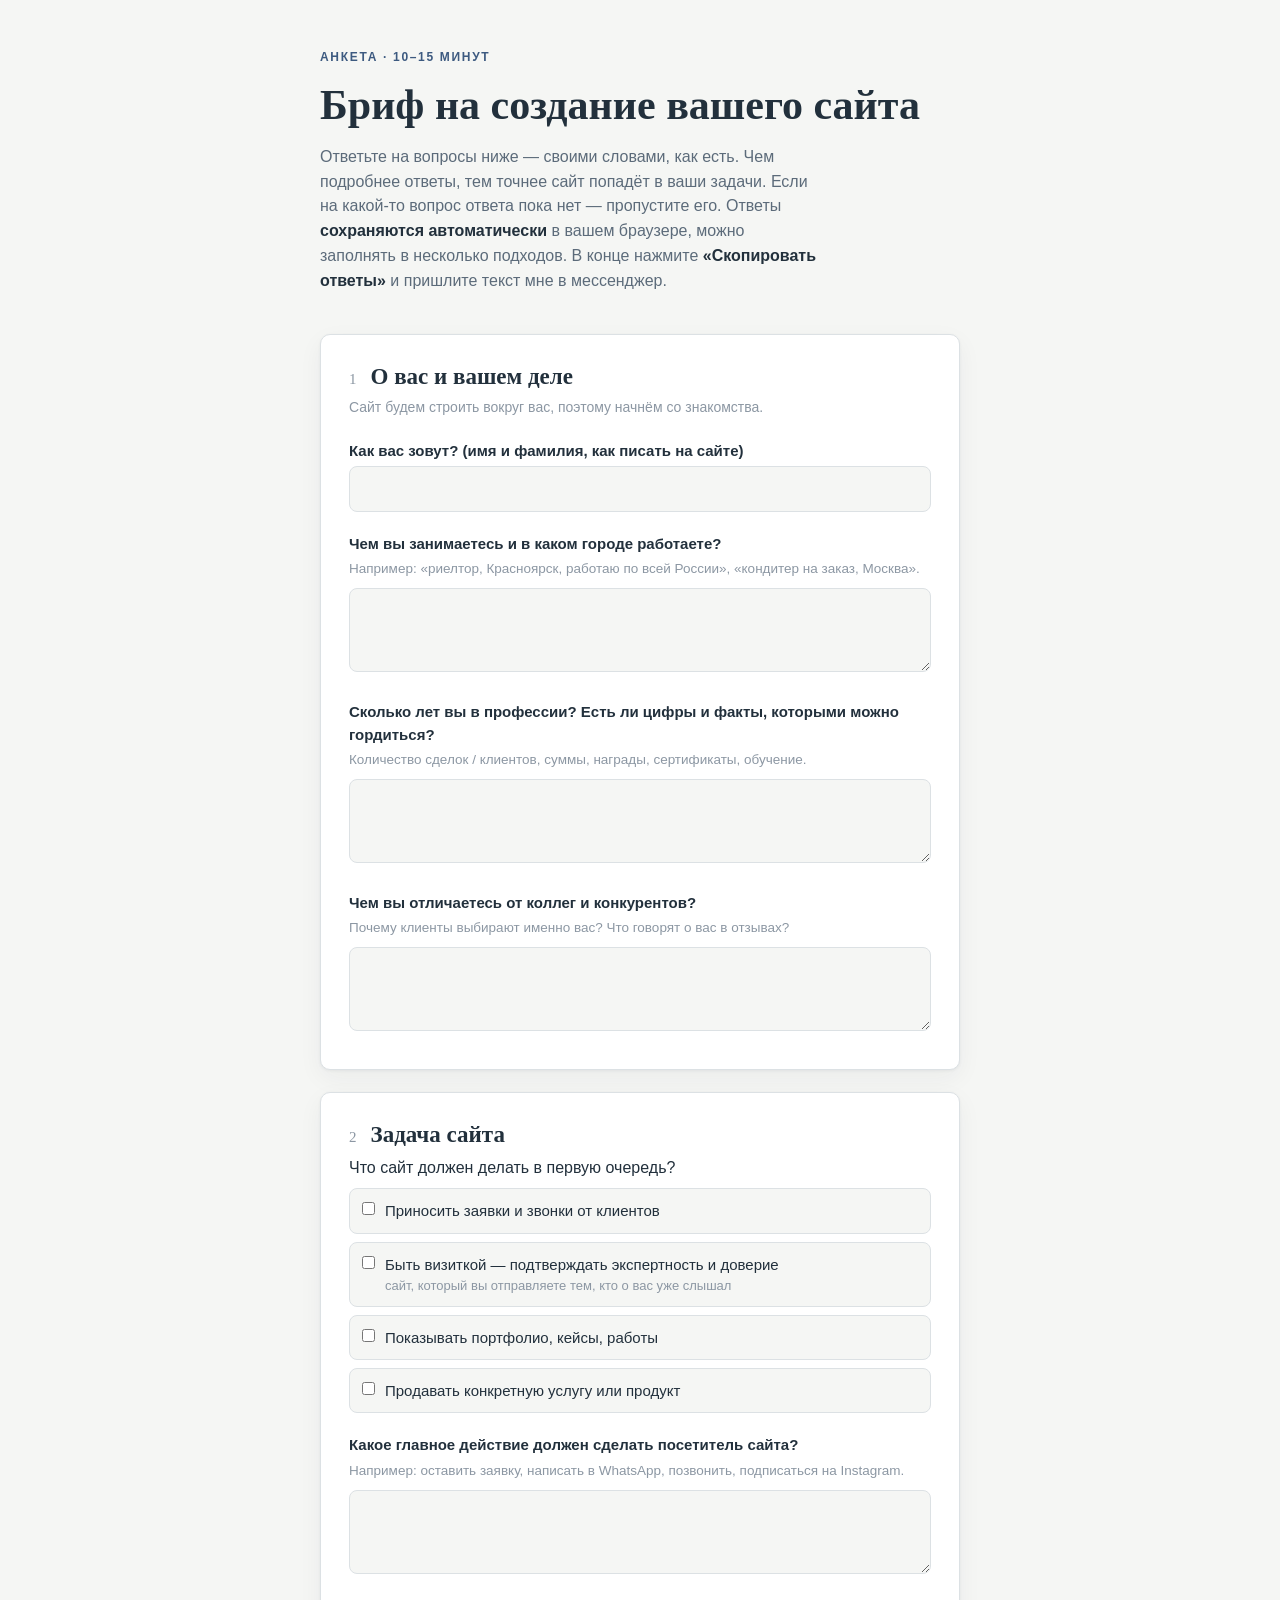
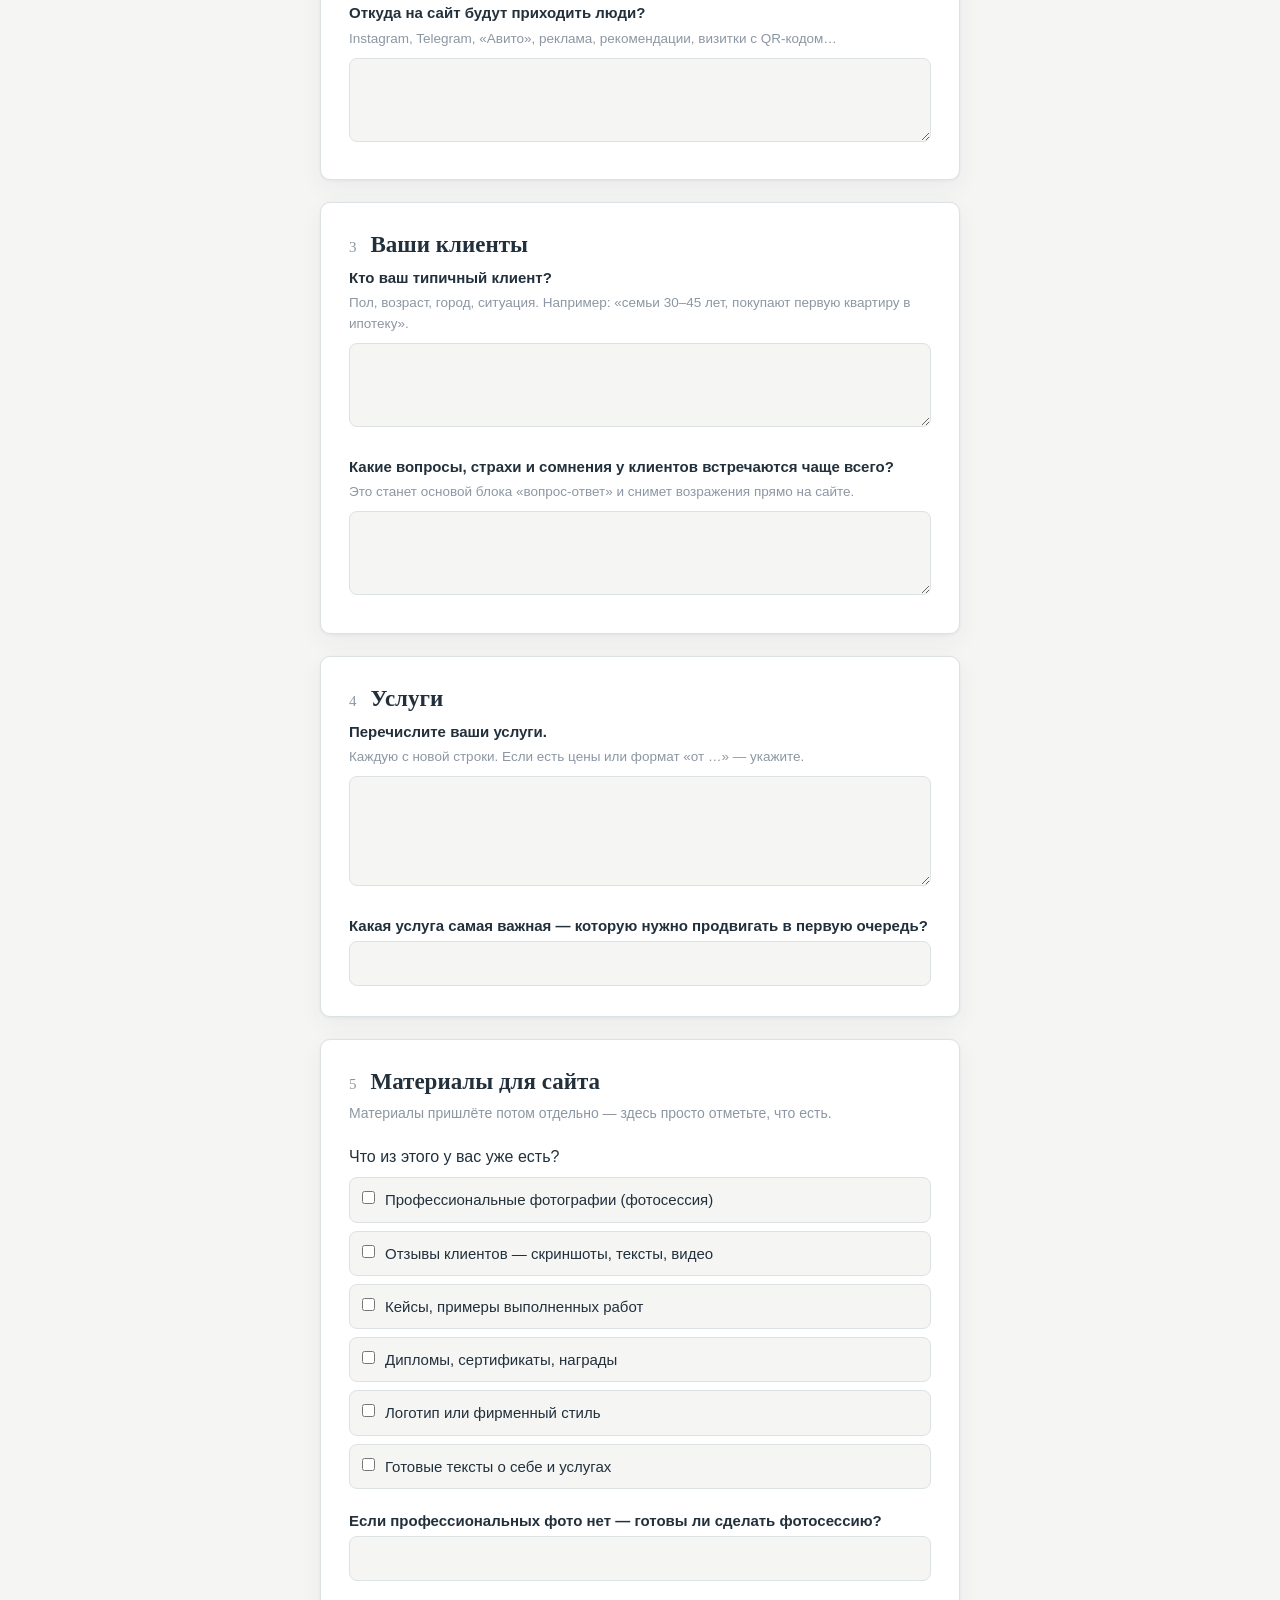
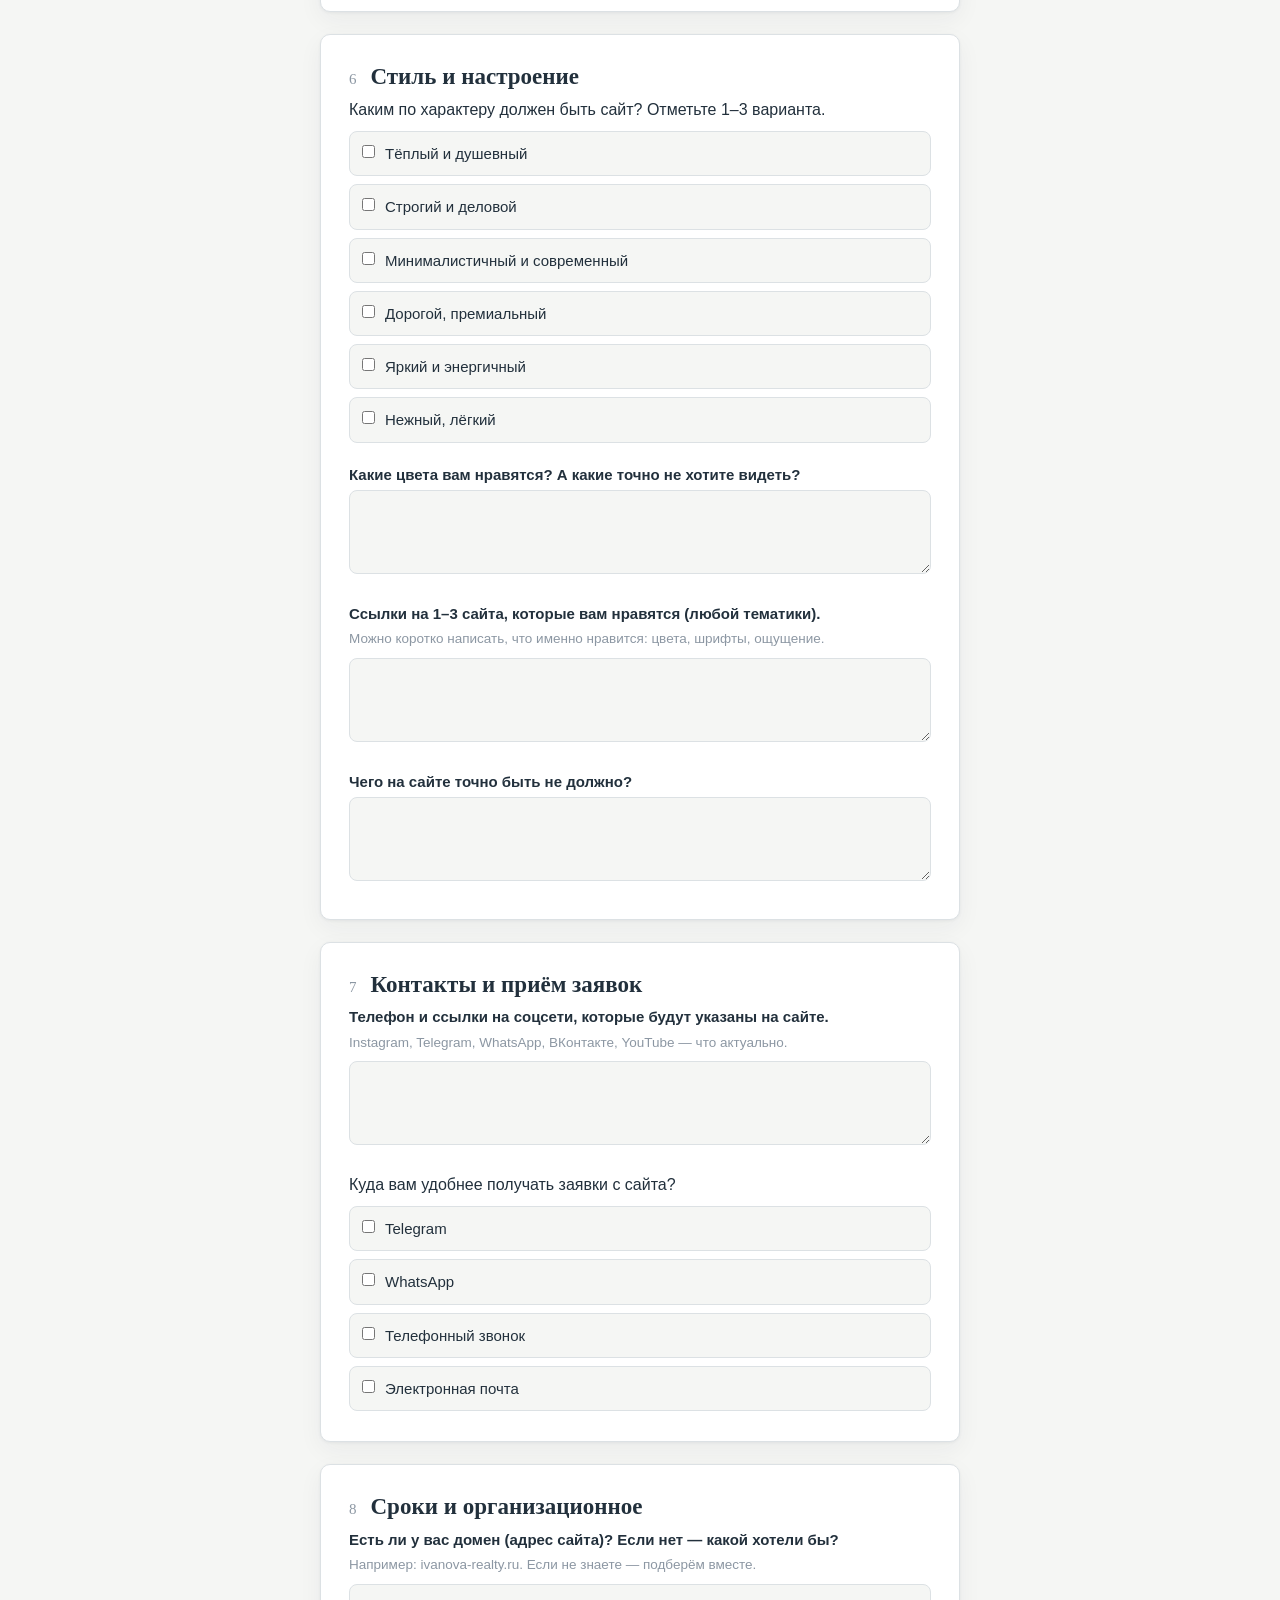
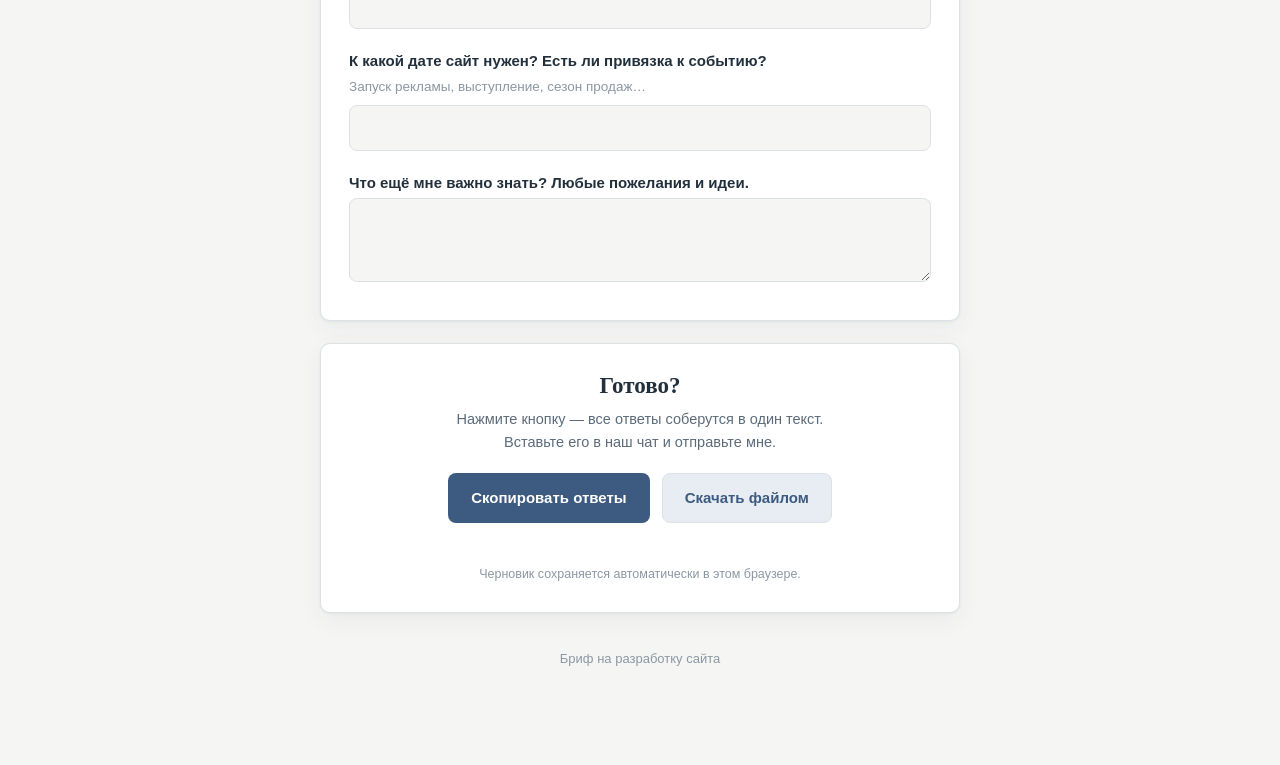
<file: index.html>
<!doctype html>
<html lang="ru">
<head>
<meta charset="utf-8">
<title>Бриф на создание сайта</title>
<meta name="viewport" content="width=device-width, initial-scale=1">
<style>
:root{
  --bg:#F5F6F4;
  --card:#FFFFFF;
  --ink:#22303C;
  --muted:#5C6B7A;
  --faint:#8C97A3;
  --line:#DCE1E4;
  --accent:#3D5A80;
  --accent-ink:#FFFFFF;
  --accent-soft:#E8EDF3;
  --ok:#2E7D5B;
  --shadow:0 1px 3px rgba(34,48,60,.06),0 8px 24px rgba(34,48,60,.05);
}
@media (prefers-color-scheme: dark){
  :root{
    --bg:#171C22;
    --card:#1F262E;
    --ink:#E8ECEF;
    --muted:#A8B3BD;
    --faint:#76828E;
    --line:#333D47;
    --accent:#7FA3CC;
    --accent-ink:#14202E;
    --accent-soft:#26313D;
    --ok:#5BBd93;
    --shadow:0 1px 3px rgba(0,0,0,.3),0 8px 24px rgba(0,0,0,.25);
  }
}
:root[data-theme="light"]{
  --bg:#F5F6F4; --card:#FFFFFF; --ink:#22303C; --muted:#5C6B7A; --faint:#8C97A3;
  --line:#DCE1E4; --accent:#3D5A80; --accent-ink:#FFFFFF; --accent-soft:#E8EDF3;
  --ok:#2E7D5B; --shadow:0 1px 3px rgba(34,48,60,.06),0 8px 24px rgba(34,48,60,.05);
}
:root[data-theme="dark"]{
  --bg:#171C22; --card:#1F262E; --ink:#E8ECEF; --muted:#A8B3BD; --faint:#76828E;
  --line:#333D47; --accent:#7FA3CC; --accent-ink:#14202E; --accent-soft:#26313D;
  --ok:#5BBD93; --shadow:0 1px 3px rgba(0,0,0,.3),0 8px 24px rgba(0,0,0,.25);
}
*{box-sizing:border-box}
body{
  background:var(--bg); color:var(--ink);
  font-family:"Avenir Next","Helvetica Neue",Helvetica,Arial,sans-serif;
  font-size:16px; line-height:1.55; margin:0;
  -webkit-font-smoothing:antialiased;
}
.wrap{max-width:680px; margin:0 auto; padding:48px 20px 96px}
header.hero{margin-bottom:40px}
.eyebrow{
  font-size:12px; letter-spacing:.14em; text-transform:uppercase;
  color:var(--accent); font-weight:600; margin-bottom:14px;
}
h1{
  font-family:"Palatino Linotype",Palatino,Georgia,serif;
  font-size:clamp(30px,6vw,42px); font-weight:600; line-height:1.15;
  margin:0 0 16px; text-wrap:balance;
}
.lead{color:var(--muted); max-width:56ch; margin:0}
.lead b{color:var(--ink); font-weight:600}
section.card{
  background:var(--card); border:1px solid var(--line); border-radius:10px;
  box-shadow:var(--shadow); padding:28px 28px 30px; margin-bottom:22px;
}
.sec-head{display:flex; align-items:baseline; gap:14px; margin-bottom:6px}
.sec-num{
  font-family:"Palatino Linotype",Palatino,Georgia,serif;
  font-size:15px; color:var(--faint); font-variant-numeric:tabular-nums; flex:none;
}
h2{
  font-family:"Palatino Linotype",Palatino,Georgia,serif;
  font-size:23px; font-weight:600; margin:0; line-height:1.25; text-wrap:balance;
}
.sec-note{color:var(--faint); font-size:14px; margin:0 0 20px}
.q{margin-bottom:20px}
.q:last-child{margin-bottom:0}
label.q-label{display:block; font-weight:600; font-size:15px; margin-bottom:4px}
.hint{color:var(--faint); font-size:13.5px; margin:0 0 8px}
input[type=text], textarea{
  width:100%; border:1px solid var(--line); border-radius:8px;
  background:var(--bg); color:var(--ink);
  font:inherit; font-size:15px; padding:10px 12px;
}
textarea{min-height:84px; resize:vertical}
input[type=text]:focus, textarea:focus{
  outline:2px solid var(--accent); outline-offset:-1px; border-color:var(--accent);
}
.choices{display:flex; flex-direction:column; gap:8px; margin-top:8px}
.choice{
  display:flex; align-items:flex-start; gap:10px; cursor:pointer;
  border:1px solid var(--line); border-radius:8px; padding:10px 12px;
  background:var(--bg); font-size:15px;
}
.choice:hover{border-color:var(--accent)}
.choice input{margin:3px 0 0; accent-color:var(--accent); flex:none}
.choice input:focus-visible{outline:2px solid var(--accent); outline-offset:2px}
.choice span small{display:block; color:var(--faint); font-size:13px}
.actions{
  background:var(--card); border:1px solid var(--line); border-radius:10px;
  box-shadow:var(--shadow); padding:28px; text-align:center;
}
.actions h2{margin-bottom:8px}
.actions p{color:var(--muted); font-size:14.5px; max-width:48ch; margin:0 auto 20px}
.btn-row{display:flex; gap:12px; justify-content:center; flex-wrap:wrap}
button{
  font:inherit; font-size:15px; font-weight:600; cursor:pointer;
  border-radius:8px; padding:12px 22px; border:1px solid transparent;
}
button:focus-visible{outline:2px solid var(--accent); outline-offset:2px}
.btn-primary{background:var(--accent); color:var(--accent-ink)}
.btn-primary:hover{filter:brightness(1.08)}
.btn-secondary{background:var(--accent-soft); color:var(--accent); border-color:var(--line)}
.btn-secondary:hover{border-color:var(--accent)}
#status{min-height:22px; margin-top:14px; font-size:14px; color:var(--ok); font-weight:600}
.autosave{color:var(--faint); font-size:12.5px; margin-top:6px}
footer{color:var(--faint); font-size:13px; text-align:center; margin-top:36px}
@media (prefers-reduced-motion: no-preference){
  .choice, button, input[type=text], textarea{transition:border-color .15s, filter .15s}
}
</style>
</head>
<body><div class="wrap">
<header class="hero">
  <div class="eyebrow">Анкета · 10–15 минут</div>
  <h1>Бриф на создание вашего сайта</h1>
  <p class="lead">Ответьте на вопросы ниже — своими словами, как есть. Чем подробнее ответы, тем точнее сайт попадёт в ваши задачи. Если на какой-то вопрос ответа пока нет — пропустите его. Ответы <b>сохраняются автоматически</b> в вашем браузере, можно заполнять в несколько подходов. В конце нажмите <b>«Скопировать ответы»</b> и пришлите текст мне в мессенджер.</p>
</header>

<form id="brief">

<section class="card" data-title="О вас и вашем деле">
  <div class="sec-head"><span class="sec-num">1</span><h2>О вас и вашем деле</h2></div>
  <p class="sec-note">Сайт будем строить вокруг вас, поэтому начнём со знакомства.</p>
  <div class="q">
    <label class="q-label" for="f1">Как вас зовут? (имя и фамилия, как писать на сайте)</label>
    <input type="text" id="f1" data-q="Имя и фамилия">
  </div>
  <div class="q">
    <label class="q-label" for="f2">Чем вы занимаетесь и в каком городе работаете?</label>
    <p class="hint">Например: «риелтор, Красноярск, работаю по всей России», «кондитер на заказ, Москва».</p>
    <textarea id="f2" data-q="Чем занимаетесь, город"></textarea>
  </div>
  <div class="q">
    <label class="q-label" for="f3">Сколько лет вы в профессии? Есть ли цифры и факты, которыми можно гордиться?</label>
    <p class="hint">Количество сделок / клиентов, суммы, награды, сертификаты, обучение.</p>
    <textarea id="f3" data-q="Опыт, цифры, факты"></textarea>
  </div>
  <div class="q">
    <label class="q-label" for="f4">Чем вы отличаетесь от коллег и конкурентов?</label>
    <p class="hint">Почему клиенты выбирают именно вас? Что говорят о вас в отзывах?</p>
    <textarea id="f4" data-q="Отличия от конкурентов"></textarea>
  </div>
</section>

<section class="card" data-title="Задача сайта">
  <div class="sec-head"><span class="sec-num">2</span><h2>Задача сайта</h2></div>
  <div class="q">
    <span class="q-label">Что сайт должен делать в первую очередь?</span>
    <div class="choices" data-q="Главная задача сайта" data-group="goal">
      <label class="choice"><input type="checkbox" value="Приносить заявки и звонки от клиентов"><span>Приносить заявки и звонки от клиентов</span></label>
      <label class="choice"><input type="checkbox" value="Быть визиткой — подтверждать экспертность и доверие"><span>Быть визиткой — подтверждать экспертность и доверие<small>сайт, который вы отправляете тем, кто о вас уже слышал</small></span></label>
      <label class="choice"><input type="checkbox" value="Показывать портфолио / кейсы / работы"><span>Показывать портфолио, кейсы, работы</span></label>
      <label class="choice"><input type="checkbox" value="Продавать конкретную услугу или продукт"><span>Продавать конкретную услугу или продукт</span></label>
    </div>
  </div>
  <div class="q">
    <label class="q-label" for="f5">Какое главное действие должен сделать посетитель сайта?</label>
    <p class="hint">Например: оставить заявку, написать в WhatsApp, позвонить, подписаться на Instagram.</p>
    <textarea id="f5" data-q="Целевое действие посетителя"></textarea>
  </div>
  <div class="q">
    <label class="q-label" for="f6">Откуда на сайт будут приходить люди?</label>
    <p class="hint">Instagram, Telegram, «Авито», реклама, рекомендации, визитки с QR-кодом…</p>
    <textarea id="f6" data-q="Источники трафика"></textarea>
  </div>
</section>

<section class="card" data-title="Ваши клиенты">
  <div class="sec-head"><span class="sec-num">3</span><h2>Ваши клиенты</h2></div>
  <div class="q">
    <label class="q-label" for="f7">Кто ваш типичный клиент?</label>
    <p class="hint">Пол, возраст, город, ситуация. Например: «семьи 30–45 лет, покупают первую квартиру в ипотеку».</p>
    <textarea id="f7" data-q="Типичный клиент"></textarea>
  </div>
  <div class="q">
    <label class="q-label" for="f8">Какие вопросы, страхи и сомнения у клиентов встречаются чаще всего?</label>
    <p class="hint">Это станет основой блока «вопрос-ответ» и снимет возражения прямо на сайте.</p>
    <textarea id="f8" data-q="Частые вопросы и страхи клиентов"></textarea>
  </div>
</section>

<section class="card" data-title="Услуги">
  <div class="sec-head"><span class="sec-num">4</span><h2>Услуги</h2></div>
  <div class="q">
    <label class="q-label" for="f9">Перечислите ваши услуги.</label>
    <p class="hint">Каждую с новой строки. Если есть цены или формат «от …» — укажите.</p>
    <textarea id="f9" data-q="Список услуг" style="min-height:110px"></textarea>
  </div>
  <div class="q">
    <label class="q-label" for="f10">Какая услуга самая важная — которую нужно продвигать в первую очередь?</label>
    <input type="text" id="f10" data-q="Приоритетная услуга">
  </div>
</section>

<section class="card" data-title="Материалы для сайта">
  <div class="sec-head"><span class="sec-num">5</span><h2>Материалы для сайта</h2></div>
  <p class="sec-note">Материалы пришлёте потом отдельно — здесь просто отметьте, что есть.</p>
  <div class="q">
    <span class="q-label">Что из этого у вас уже есть?</span>
    <div class="choices" data-q="Какие материалы есть" data-group="materials">
      <label class="choice"><input type="checkbox" value="Профессиональные фотографии (фотосессия)"><span>Профессиональные фотографии (фотосессия)</span></label>
      <label class="choice"><input type="checkbox" value="Отзывы клиентов (скриншоты, тексты, видео)"><span>Отзывы клиентов — скриншоты, тексты, видео</span></label>
      <label class="choice"><input type="checkbox" value="Кейсы / примеры выполненных работ"><span>Кейсы, примеры выполненных работ</span></label>
      <label class="choice"><input type="checkbox" value="Дипломы, сертификаты, награды"><span>Дипломы, сертификаты, награды</span></label>
      <label class="choice"><input type="checkbox" value="Логотип или фирменный стиль"><span>Логотип или фирменный стиль</span></label>
      <label class="choice"><input type="checkbox" value="Готовые тексты о себе и услугах"><span>Готовые тексты о себе и услугах</span></label>
    </div>
  </div>
  <div class="q">
    <label class="q-label" for="f11">Если профессиональных фото нет — готовы ли сделать фотосессию?</label>
    <input type="text" id="f11" data-q="Готовность к фотосессии">
  </div>
</section>

<section class="card" data-title="Стиль и настроение">
  <div class="sec-head"><span class="sec-num">6</span><h2>Стиль и настроение</h2></div>
  <div class="q">
    <span class="q-label">Каким по характеру должен быть сайт? Отметьте 1–3 варианта.</span>
    <div class="choices" data-q="Характер и настроение сайта" data-group="mood">
      <label class="choice"><input type="checkbox" value="Тёплый и душевный"><span>Тёплый и душевный</span></label>
      <label class="choice"><input type="checkbox" value="Строгий и деловой"><span>Строгий и деловой</span></label>
      <label class="choice"><input type="checkbox" value="Минималистичный и современный"><span>Минималистичный и современный</span></label>
      <label class="choice"><input type="checkbox" value="Дорогой, премиальный"><span>Дорогой, премиальный</span></label>
      <label class="choice"><input type="checkbox" value="Яркий и энергичный"><span>Яркий и энергичный</span></label>
      <label class="choice"><input type="checkbox" value="Нежный, лёгкий"><span>Нежный, лёгкий</span></label>
    </div>
  </div>
  <div class="q">
    <label class="q-label" for="f12">Какие цвета вам нравятся? А какие точно не хотите видеть?</label>
    <textarea id="f12" data-q="Цвета: нравятся / не хочу"></textarea>
  </div>
  <div class="q">
    <label class="q-label" for="f13">Ссылки на 1–3 сайта, которые вам нравятся (любой тематики).</label>
    <p class="hint">Можно коротко написать, что именно нравится: цвета, шрифты, ощущение.</p>
    <textarea id="f13" data-q="Примеры сайтов, которые нравятся"></textarea>
  </div>
  <div class="q">
    <label class="q-label" for="f14">Чего на сайте точно быть не должно?</label>
    <textarea id="f14" data-q="Чего точно не должно быть"></textarea>
  </div>
</section>

<section class="card" data-title="Контакты и приём заявок">
  <div class="sec-head"><span class="sec-num">7</span><h2>Контакты и приём заявок</h2></div>
  <div class="q">
    <label class="q-label" for="f15">Телефон и ссылки на соцсети, которые будут указаны на сайте.</label>
    <p class="hint">Instagram, Telegram, WhatsApp, ВКонтакте, YouTube — что актуально.</p>
    <textarea id="f15" data-q="Телефон и соцсети для сайта"></textarea>
  </div>
  <div class="q">
    <span class="q-label">Куда вам удобнее получать заявки с сайта?</span>
    <div class="choices" data-q="Куда получать заявки" data-group="leads">
      <label class="choice"><input type="checkbox" value="Telegram"><span>Telegram</span></label>
      <label class="choice"><input type="checkbox" value="WhatsApp"><span>WhatsApp</span></label>
      <label class="choice"><input type="checkbox" value="Телефонный звонок"><span>Телефонный звонок</span></label>
      <label class="choice"><input type="checkbox" value="Электронная почта"><span>Электронная почта</span></label>
    </div>
  </div>
</section>

<section class="card" data-title="Сроки и организационное">
  <div class="sec-head"><span class="sec-num">8</span><h2>Сроки и организационное</h2></div>
  <div class="q">
    <label class="q-label" for="f16">Есть ли у вас домен (адрес сайта)? Если нет — какой хотели бы?</label>
    <p class="hint">Например: ivanova-realty.ru. Если не знаете — подберём вместе.</p>
    <input type="text" id="f16" data-q="Домен">
  </div>
  <div class="q">
    <label class="q-label" for="f17">К какой дате сайт нужен? Есть ли привязка к событию?</label>
    <p class="hint">Запуск рекламы, выступление, сезон продаж…</p>
    <input type="text" id="f17" data-q="Сроки">
  </div>
  <div class="q">
    <label class="q-label" for="f18">Что ещё мне важно знать? Любые пожелания и идеи.</label>
    <textarea id="f18" data-q="Дополнительные пожелания"></textarea>
  </div>
</section>

</form>

<div class="actions">
  <h2>Готово?</h2>
  <p>Нажмите кнопку — все ответы соберутся в один текст. Вставьте его в наш чат и отправьте мне.</p>
  <div class="btn-row">
    <button type="button" class="btn-primary" id="copyBtn">Скопировать ответы</button>
    <button type="button" class="btn-secondary" id="dlBtn">Скачать файлом</button>
  </div>
  <div id="status" role="status" aria-live="polite"></div>
  <div class="autosave">Черновик сохраняется автоматически в этом браузере.</div>
</div>

<footer>Бриф на разработку сайта</footer>
</div>

<script>
(function(){
  var KEY='brief-site-draft-v1';
  var form=document.getElementById('brief');
  var fields=Array.prototype.slice.call(form.querySelectorAll('input[type=text], textarea'));
  var boxes=Array.prototype.slice.call(form.querySelectorAll('input[type=checkbox]'));

  function save(){
    var data={t:{},c:{}};
    fields.forEach(function(f){ if(f.value.trim()) data.t[f.id]=f.value; });
    boxes.forEach(function(b){ if(b.checked) data.c[b.closest('.choices').dataset.group+'|'+b.value]=1; });
    try{ localStorage.setItem(KEY, JSON.stringify(data)); }catch(e){}
  }
  function load(){
    var raw; try{ raw=localStorage.getItem(KEY); }catch(e){ return; }
    if(!raw) return;
    try{
      var data=JSON.parse(raw);
      fields.forEach(function(f){ if(data.t && data.t[f.id]) f.value=data.t[f.id]; });
      boxes.forEach(function(b){
        var k=b.closest('.choices').dataset.group+'|'+b.value;
        if(data.c && data.c[k]) b.checked=true;
      });
    }catch(e){}
  }
  form.addEventListener('input', save);
  form.addEventListener('change', save);
  load();

  function collect(){
    var lines=['БРИФ НА СОЗДАНИЕ САЙТА',''];
    var sections=Array.prototype.slice.call(form.querySelectorAll('section.card'));
    sections.forEach(function(sec,i){
      var block=[];
      Array.prototype.slice.call(sec.querySelectorAll('.q')).forEach(function(q){
        var choices=q.querySelector('.choices');
        if(choices){
          var picked=Array.prototype.slice.call(choices.querySelectorAll('input:checked')).map(function(b){return b.value;});
          if(picked.length) block.push(choices.dataset.q+':\n  — '+picked.join('\n  — '));
        }else{
          var f=q.querySelector('input[type=text], textarea');
          if(f && f.value.trim()) block.push(f.dataset.q+':\n  '+f.value.trim().replace(/\n/g,'\n  '));
        }
      });
      if(block.length){
        lines.push('=== '+(i+1)+'. '+sec.dataset.title.toUpperCase()+' ===','');
        block.forEach(function(b){ lines.push(b,''); });
      }
    });
    if(lines.length<=2) return null;
    return lines.join('\n').trim();
  }

  var status=document.getElementById('status');
  function flash(msg,ok){
    status.textContent=msg;
    status.style.color=ok?'var(--ok)':'var(--accent)';
    setTimeout(function(){ status.textContent=''; }, 6000);
  }

  document.getElementById('copyBtn').addEventListener('click', function(){
    var text=collect();
    if(!text){ flash('Пока нечего копировать — заполните хотя бы один ответ.', false); return; }
    function done(){ flash('Скопировано! Теперь вставьте текст в чат и отправьте.', true); }
    function fail(){
      var ta=document.createElement('textarea');
      ta.value=text; document.body.appendChild(ta); ta.select();
      try{ document.execCommand('copy'); done(); }
      catch(e){ flash('Не получилось скопировать — нажмите «Скачать файлом».', false); }
      document.body.removeChild(ta);
    }
    if(navigator.clipboard && navigator.clipboard.writeText){
      navigator.clipboard.writeText(text).then(done, fail);
    }else{ fail(); }
  });

  document.getElementById('dlBtn').addEventListener('click', function(){
    var text=collect();
    if(!text){ flash('Пока нечего скачивать — заполните хотя бы один ответ.', false); return; }
    var blob=new Blob([text],{type:'text/plain;charset=utf-8'});
    var a=document.createElement('a');
    a.href=URL.createObjectURL(blob);
    a.download='brief-site.txt';
    document.body.appendChild(a); a.click(); document.body.removeChild(a);
    setTimeout(function(){ URL.revokeObjectURL(a.href); }, 1000);
    flash('Файл скачан — пришлите его мне в чат.', true);
  });
})();
</script>
</body>
</html>
</file>
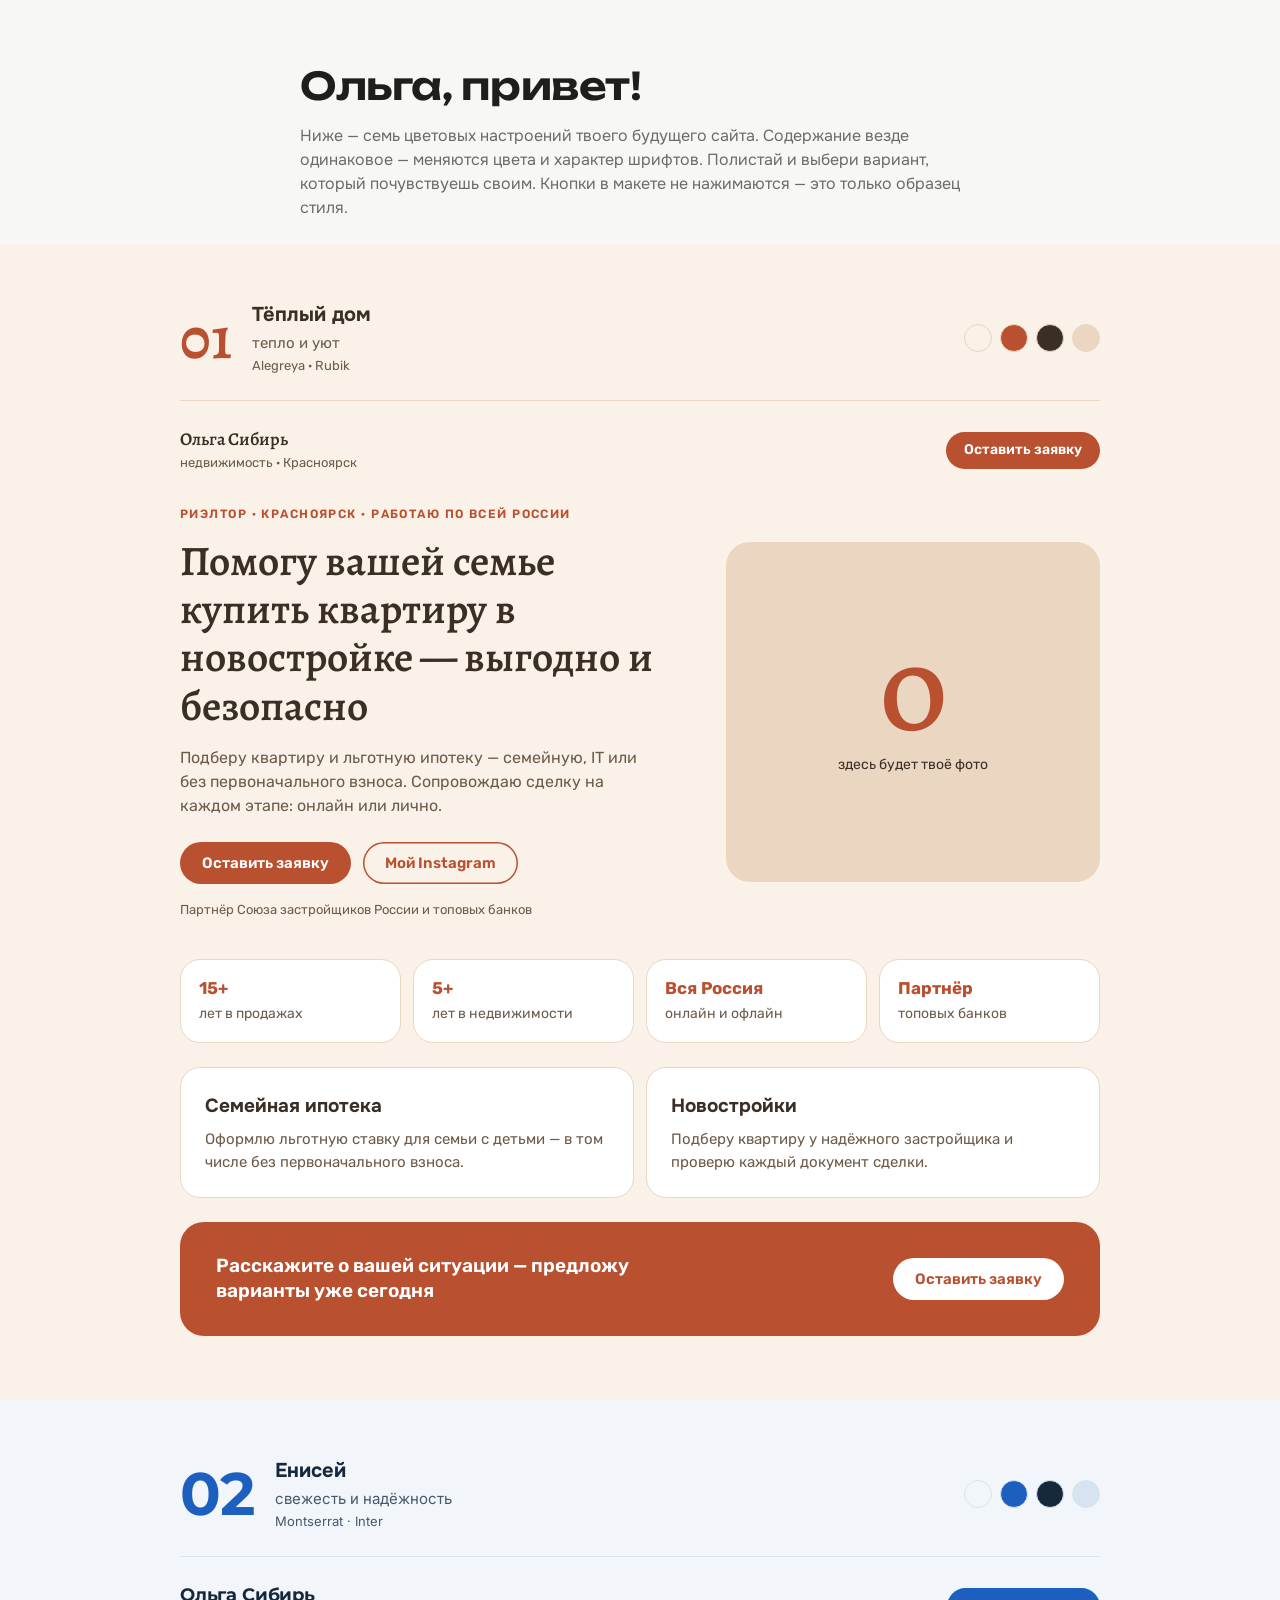
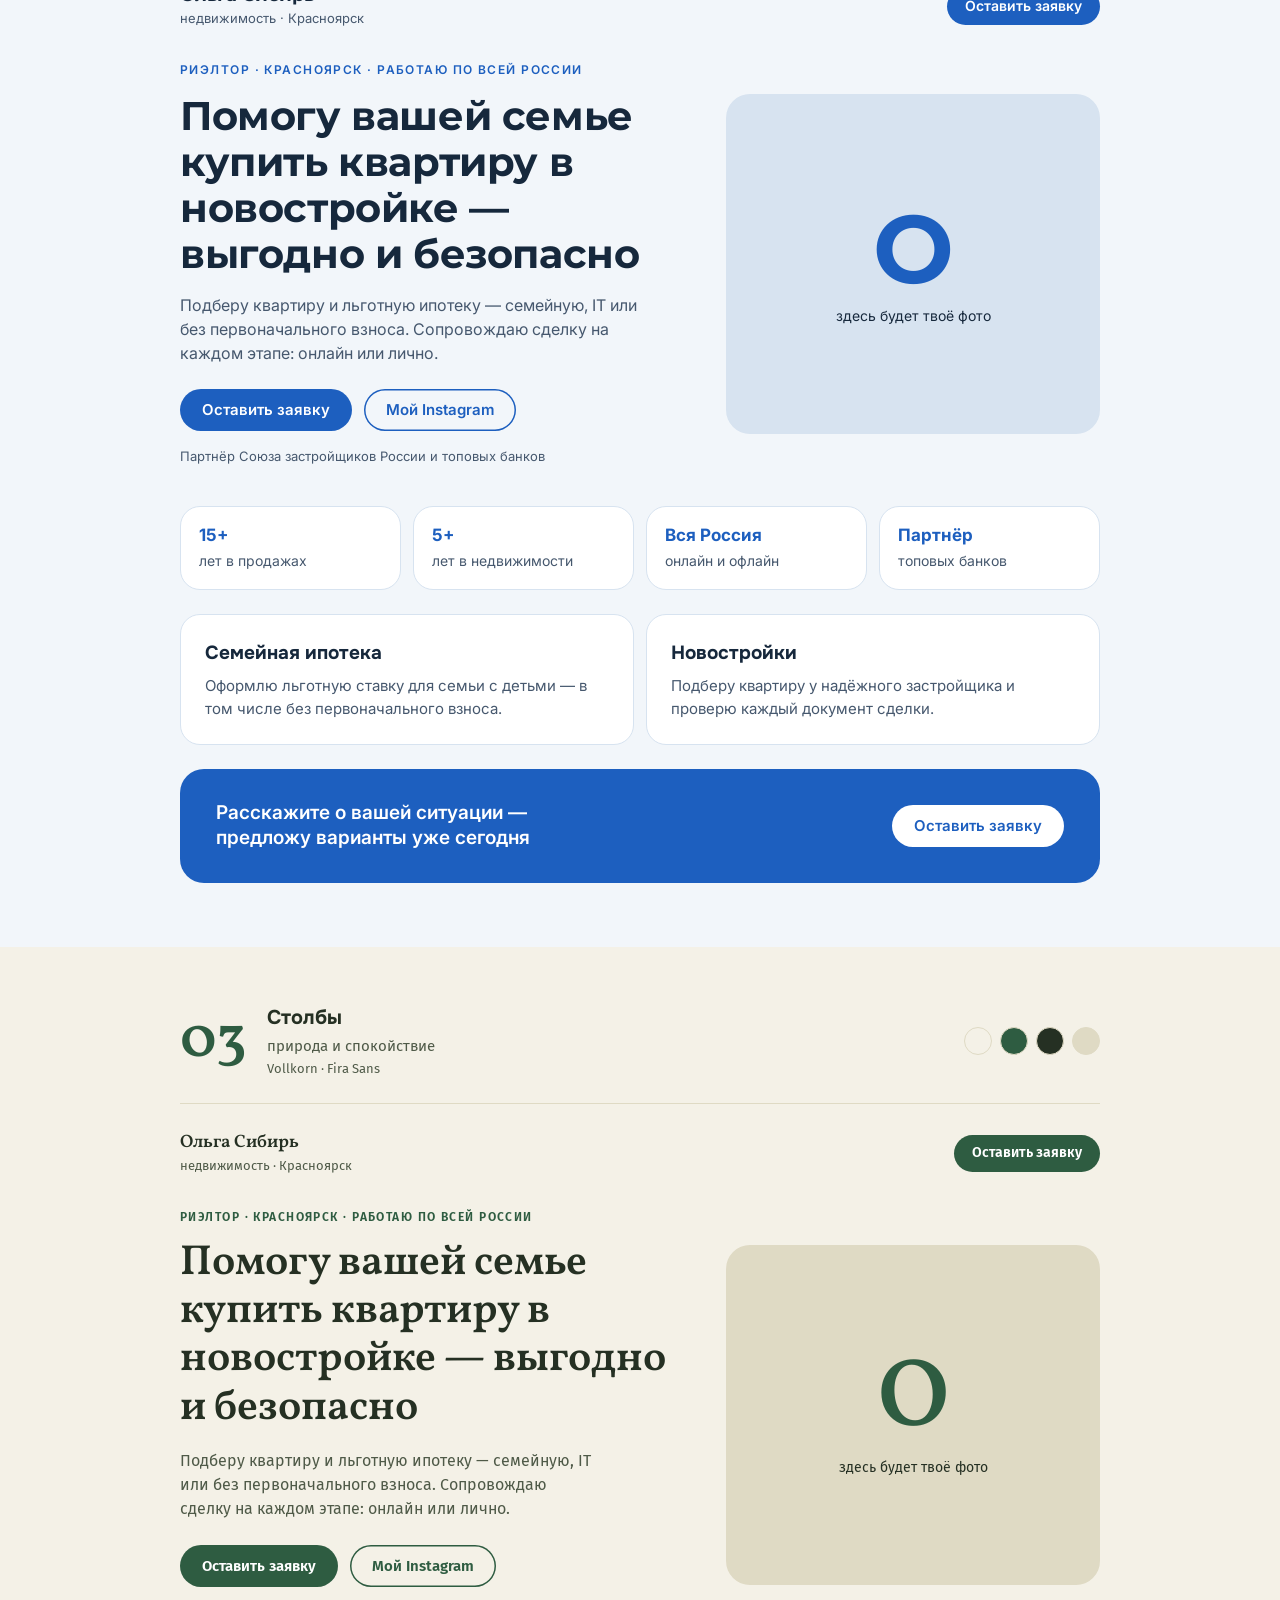
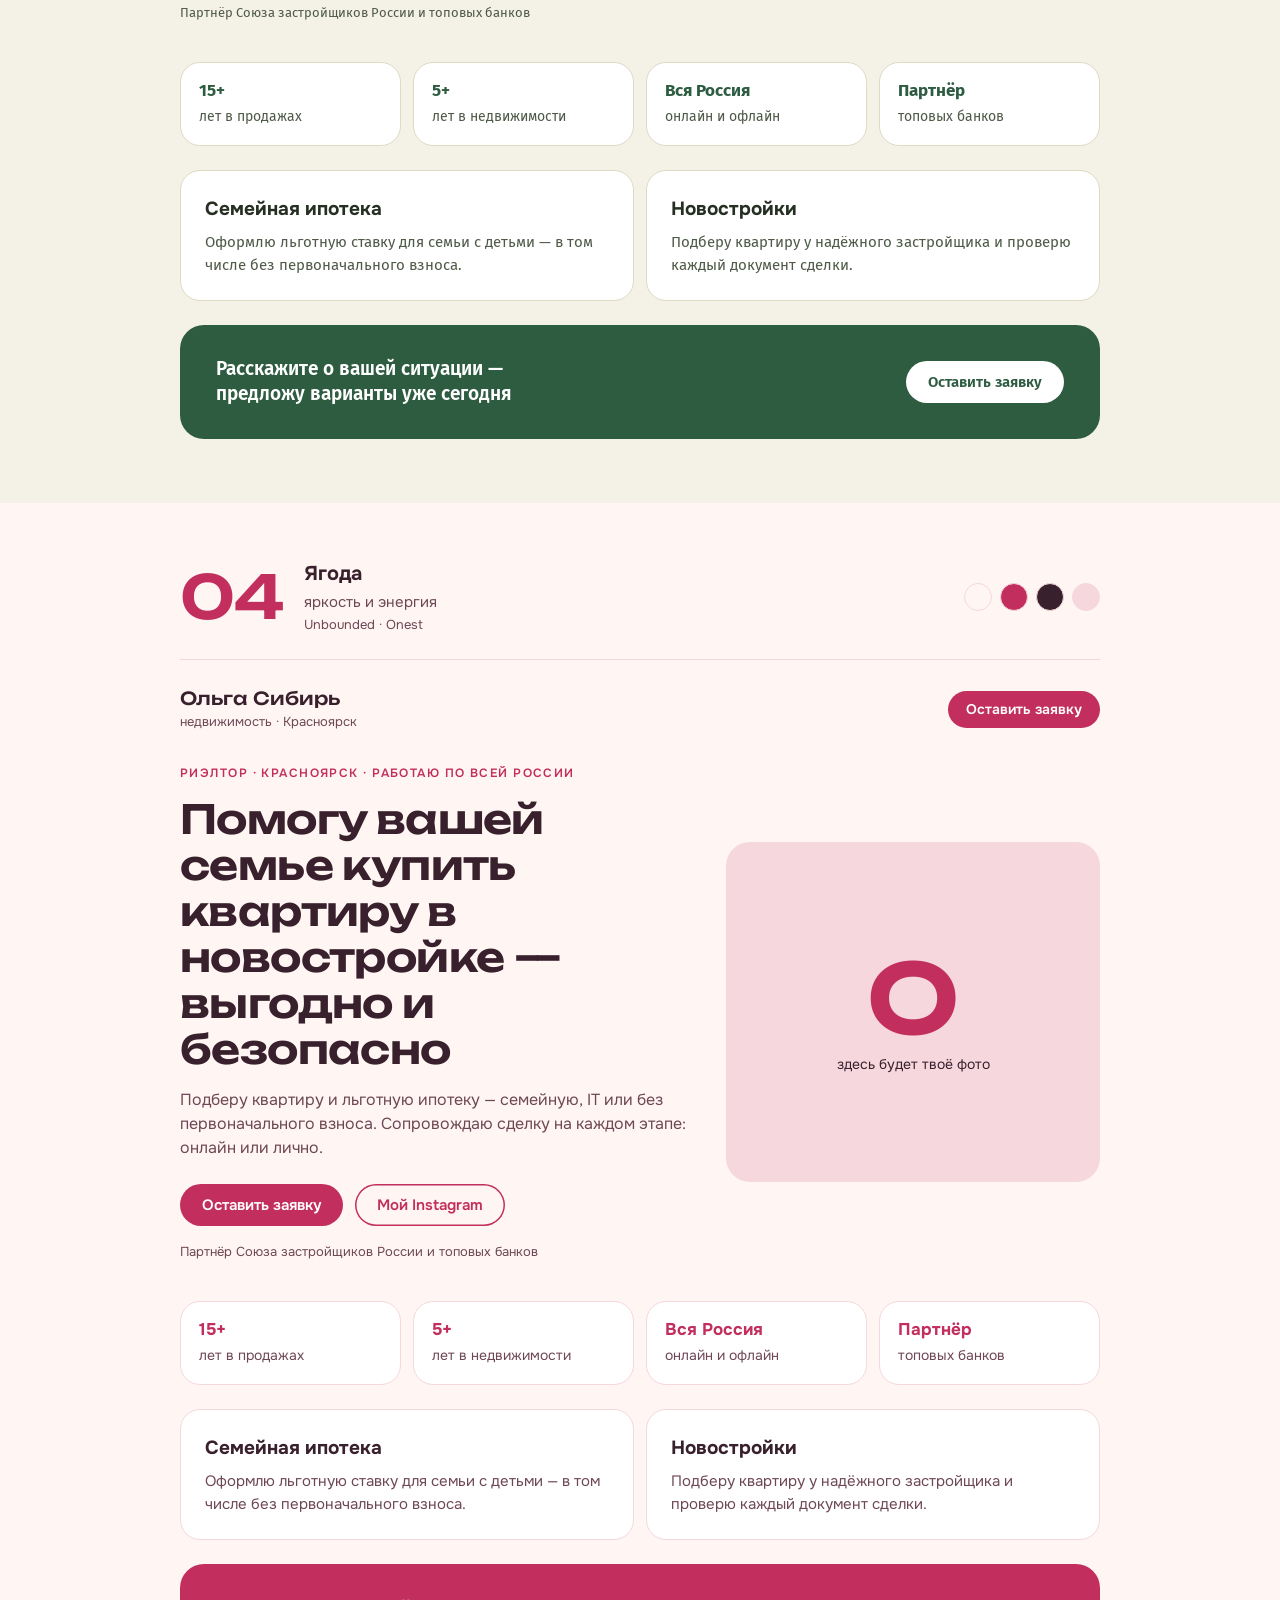
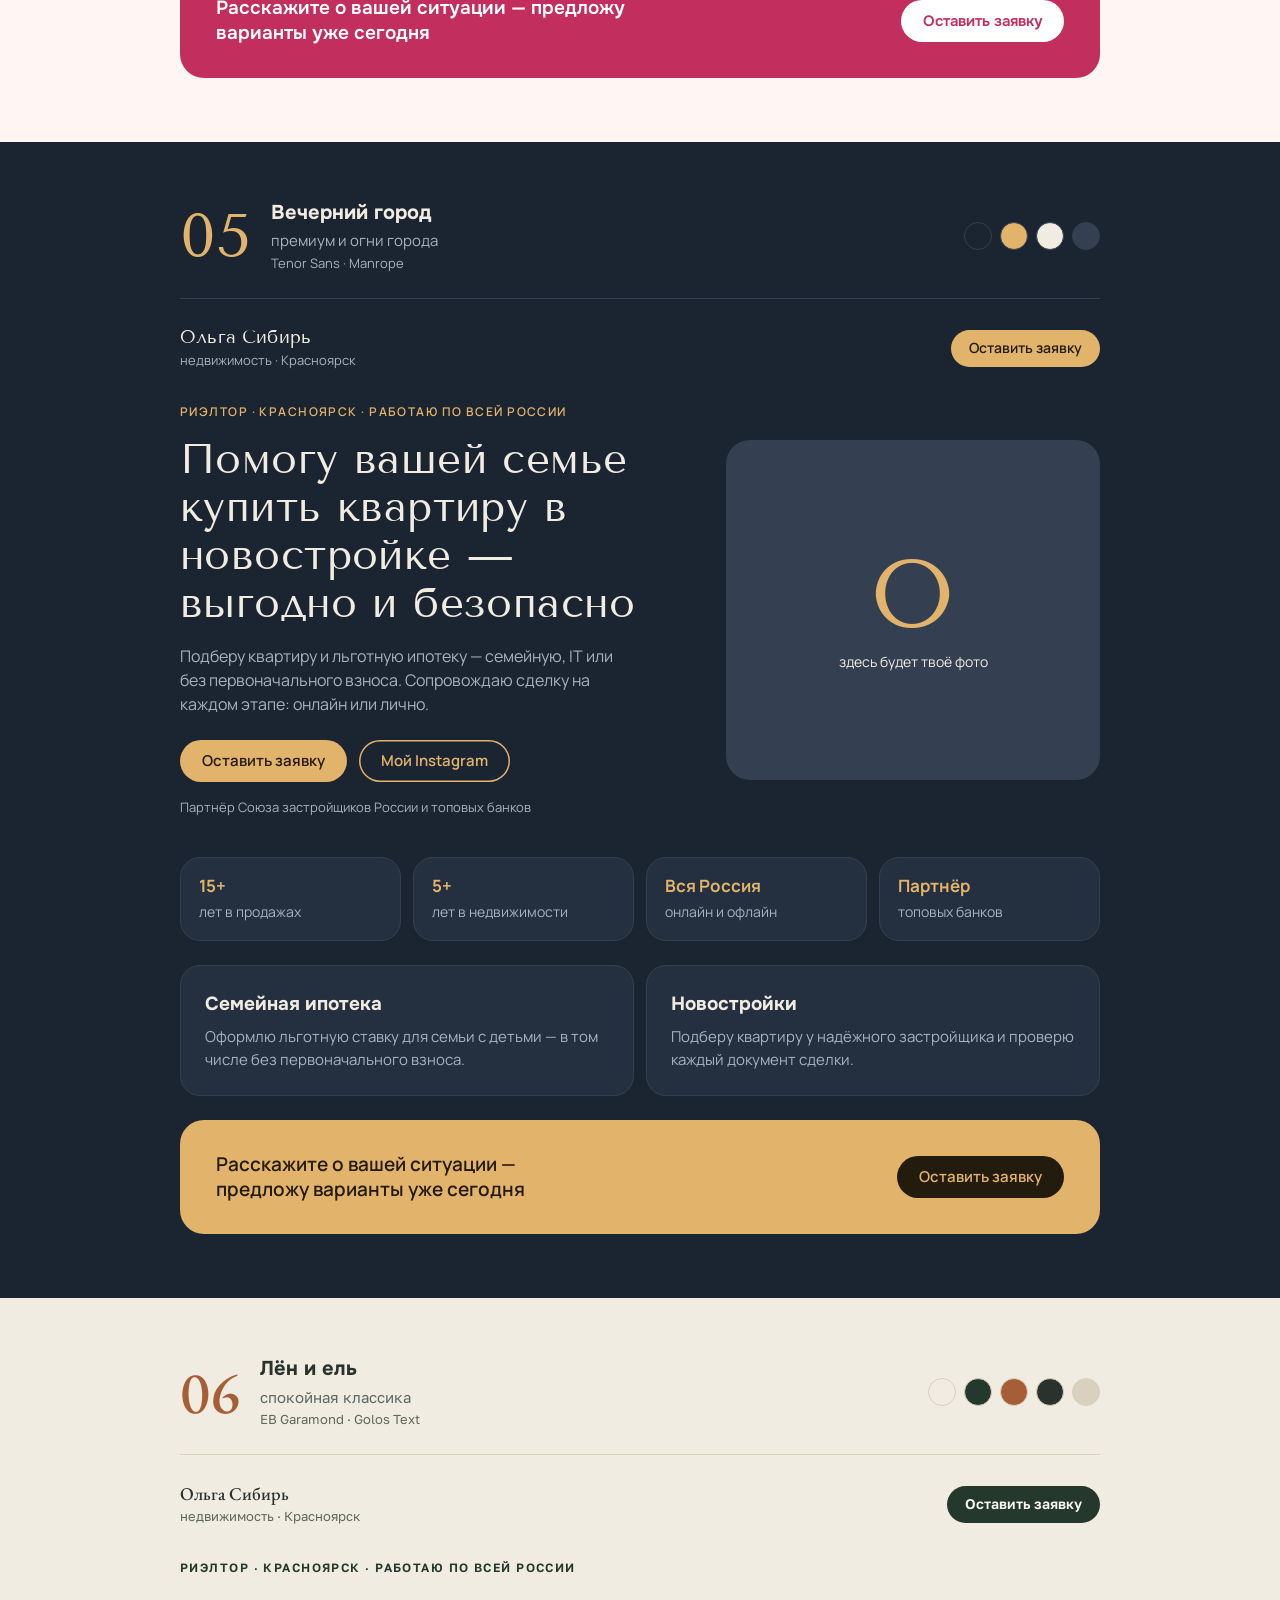
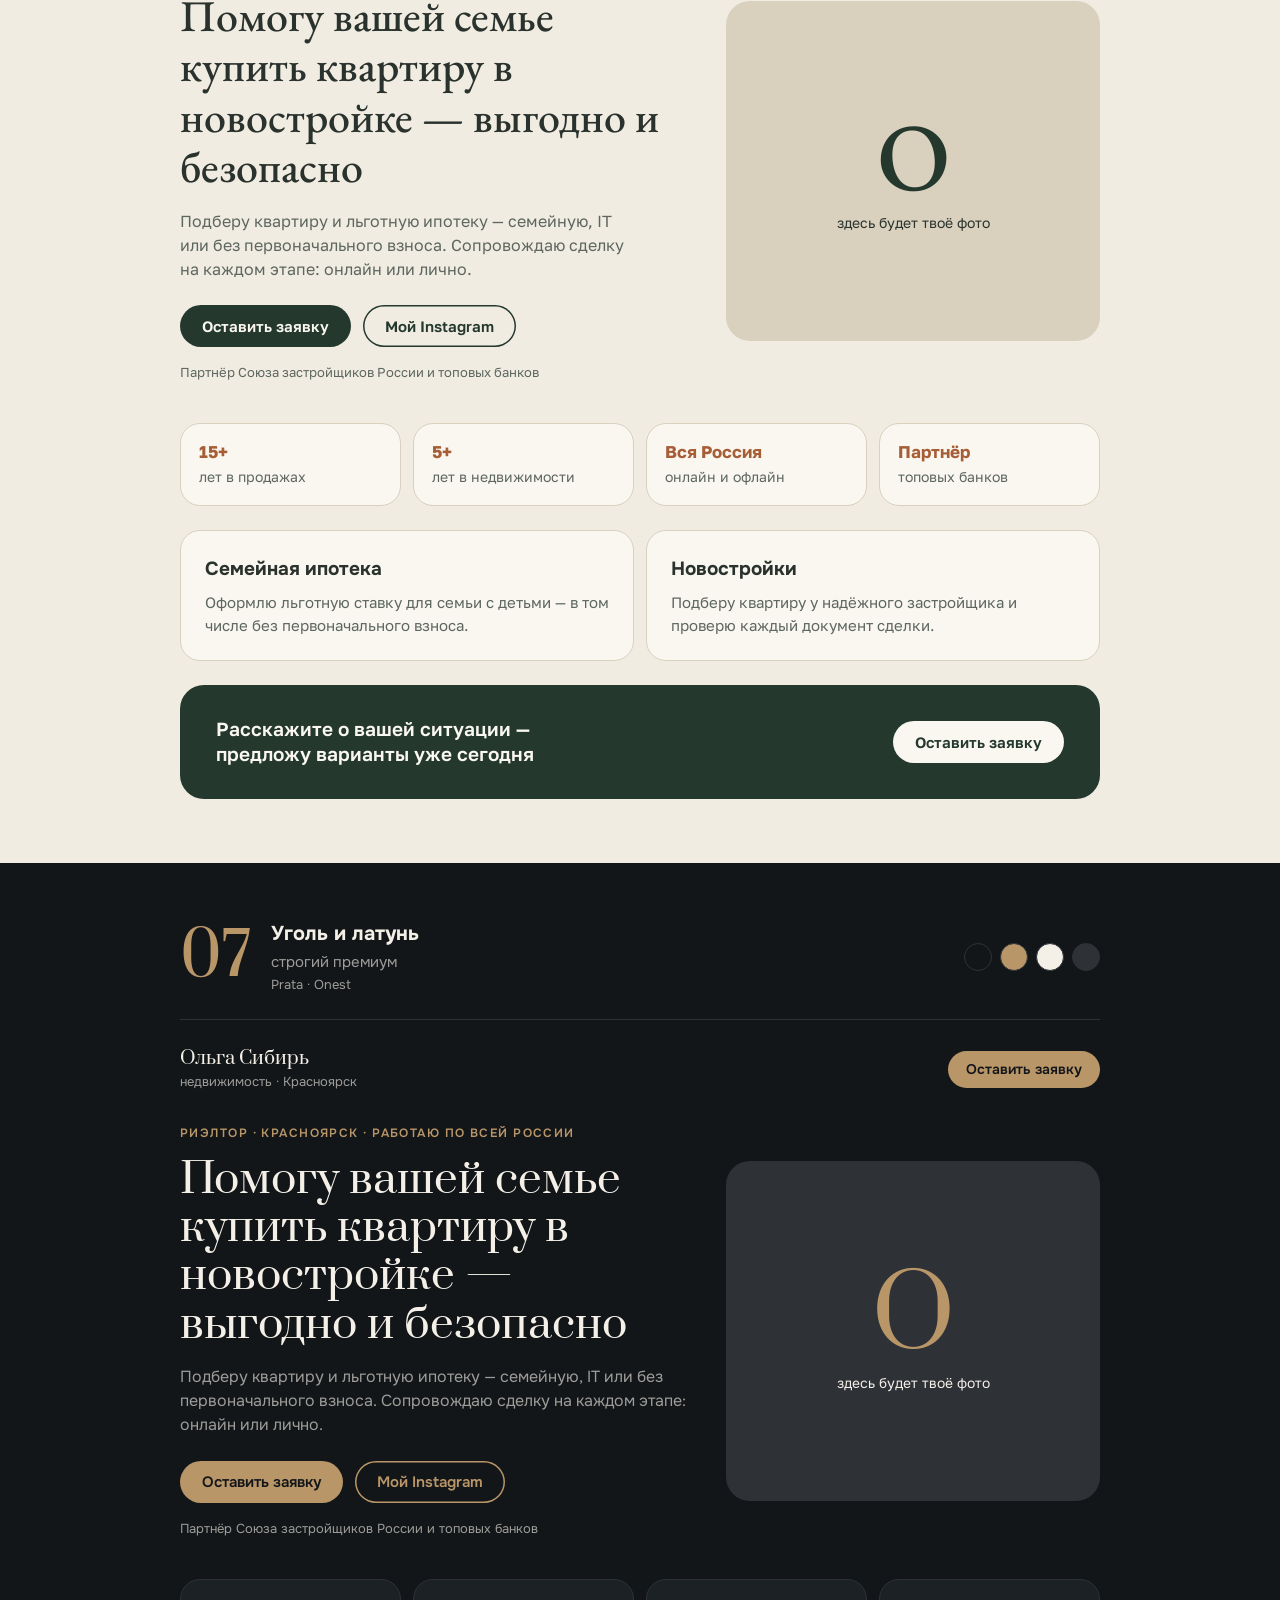
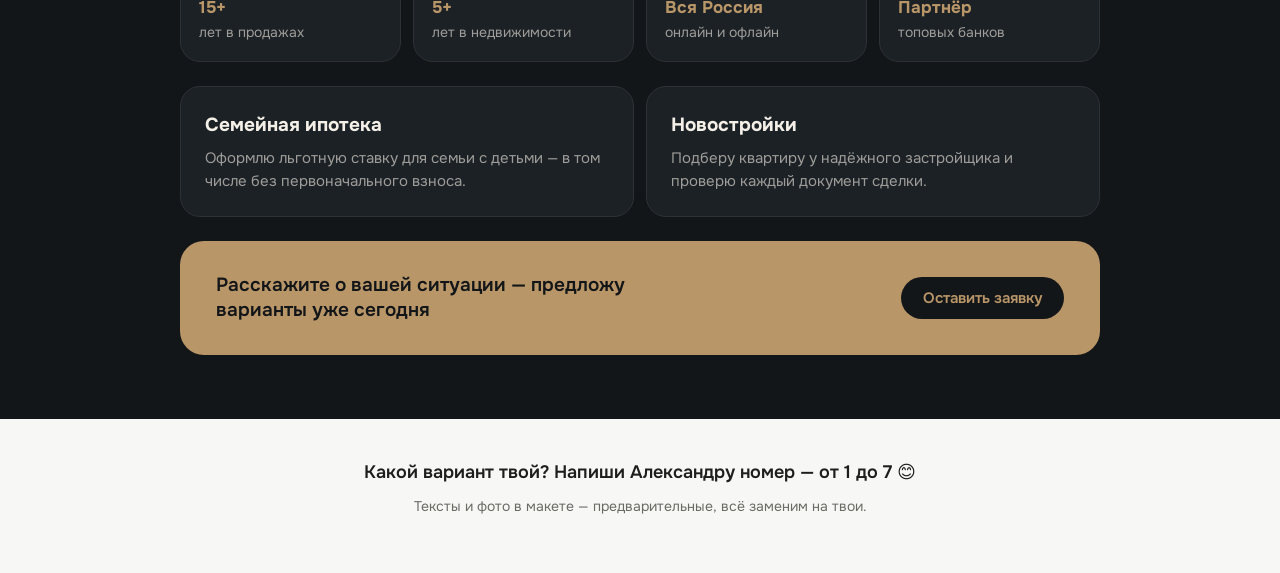
<file: olga/index.html>
<!DOCTYPE html>
<html lang="ru">
<head>
  <meta charset="UTF-8">
  <meta name="viewport" content="width=device-width, initial-scale=1">
  <meta name="robots" content="noindex">
  <title>Ольга Сибирь — выбор цветового решения</title>
  <link rel="preconnect" href="https://fonts.googleapis.com">
  <link rel="preconnect" href="https://fonts.gstatic.com" crossorigin>
  <link href="https://fonts.googleapis.com/css2?family=Unbounded:wght@500;600&family=Onest:wght@400;500;600;700&family=Alegreya:wght@500;600&family=Rubik:wght@400;600;700&family=Montserrat:wght@500;700&family=Inter:wght@400;600;700&family=Vollkorn:wght@500;600&family=Fira+Sans:wght@400;600;700&family=Tenor+Sans&family=Manrope:wght@400;600;700&family=EB+Garamond:wght@500;600&family=Prata&family=Golos+Text:wght@400;600;700&display=swap" rel="stylesheet">
  <style>
    :root {
      --page-bg: #F7F7F5;
      --page-surface: #FFFFFF;
      --page-text: #1E1E1C;
      --page-muted: #6B6B66;
      --page-line: #E4E3DE;
      --r-pill: 999px;
      --r-card: 20px;
      --r-block: 24px;
    }

    * { box-sizing: border-box; }

    html, body { margin: 0; padding: 0; }

    body {
      font-family: 'Onest', system-ui, -apple-system, 'Segoe UI', Roboto, sans-serif;
      background: var(--page-bg);
      color: var(--page-text);
      font-size: 16px;
      line-height: 1.5;
      -webkit-font-smoothing: antialiased;
      overflow-wrap: break-word;
      word-break: break-word;
    }

    h1, h2, h3, p { margin: 0; }

    button {
      font-family: inherit;
      cursor: pointer;
      border: none;
      background: none;
    }

    /* ---------- Page intro (neutral) ---------- */
    .page-intro {
      max-width: 720px;
      margin: 0 auto;
      padding: 48px 20px 24px;
      text-align: left;
    }
    .page-intro h1 {
      font-family: 'Unbounded', sans-serif;
      font-weight: 600;
      font-size: clamp(26px, 7vw, 38px);
      line-height: 1.15;
      color: var(--page-text);
      letter-spacing: -0.01em;
    }
    .page-intro p {
      margin-top: 16px;
      font-size: 16px;
      color: var(--page-muted);
      max-width: 60ch;
    }

    /* ---------- Variant section ---------- */
    .variant {
      background: var(--bg);
      color: var(--text);
      padding: 40px 0 48px;
      font-family: var(--font-body, 'Onest'), system-ui, sans-serif;
    }
    .container {
      max-width: 960px;
      margin: 0 auto;
      padding: 0 20px;
    }

    /* Variant badge */
    .badge {
      display: flex;
      flex-wrap: wrap;
      align-items: center;
      gap: 16px 20px;
      padding-bottom: 24px;
      border-bottom: 1px solid var(--line);
    }
    .badge-num {
      font-family: var(--font-display, 'Unbounded'), sans-serif;
      font-weight: 600;
      font-size: clamp(40px, 12vw, 60px);
      line-height: 1;
      color: var(--accent-2, var(--accent));
      letter-spacing: -0.02em;
    }
    .badge-meta { display: flex; flex-direction: column; gap: 2px; }
    .badge-name {
      font-family: 'Onest', sans-serif;
      font-weight: 700;
      font-size: 20px;
      color: var(--text);
    }
    .badge-mood {
      font-size: 15px;
      color: var(--muted);
    }
    .badge-fonts {
      font-size: 13px;
      color: var(--muted);
    }
    .swatches {
      display: flex;
      gap: 8px;
      margin-left: auto;
    }
    .swatch {
      width: 28px;
      height: 28px;
      border-radius: 999px;
      border: 1px solid var(--line);
    }

    /* Mini header */
    .mini-header {
      display: flex;
      align-items: center;
      justify-content: space-between;
      gap: 16px;
      padding: 28px 0 8px;
    }
    .brand-name {
      font-family: var(--font-display, 'Unbounded'), sans-serif;
      font-weight: 500;
      font-size: 18px;
      color: var(--text);
      line-height: 1.2;
    }
    .brand-sub {
      font-size: 13px;
      color: var(--muted);
      margin-top: 3px;
    }

    /* Buttons */
    .btn {
      font-weight: 600;
      font-size: 15px;
      border-radius: var(--r-pill);
      padding: 12px 22px;
      line-height: 1.2;
      display: inline-flex;
      align-items: center;
      justify-content: center;
      text-align: center;
      transition: none;
    }
    .btn-primary {
      background: var(--accent);
      color: var(--accent-text);
    }
    .btn-outline {
      background: transparent;
      color: var(--accent);
      box-shadow: inset 0 0 0 1.5px var(--accent);
    }
    .btn-invert {
      background: var(--accent-text);
      color: var(--accent);
    }
    .btn-header { padding: 10px 18px; font-size: 14px; }
    .btn:focus-visible {
      outline: 2px solid var(--accent);
      outline-offset: 2px;
    }
    @media (prefers-reduced-motion: no-preference) {
      .btn { transition: opacity .18s ease, transform .18s ease; }
      .btn:hover { opacity: .9; }
      .btn:active { transform: translateY(1px); }
    }

    /* Hero */
    .hero {
      display: grid;
      grid-template-columns: 1fr;
      gap: 24px;
      padding: 24px 0 8px;
    }
    .hero-eyebrow {
      font-size: 12px;
      font-weight: 600;
      letter-spacing: 0.12em;
      text-transform: uppercase;
      color: var(--accent);
    }
    .hero-content h1 {
      font-family: var(--font-display, 'Unbounded'), sans-serif;
      font-weight: 600;
      font-size: clamp(26px, 7.5vw, 40px);
      line-height: 1.15;
      color: var(--text);
      margin-top: 14px;
      letter-spacing: -0.015em;
    }
    .hero-sub {
      margin-top: 16px;
      font-size: 16px;
      color: var(--muted);
      max-width: 46ch;
    }
    .hero-actions {
      display: flex;
      flex-wrap: wrap;
      gap: 12px;
      margin-top: 24px;
    }
    .hero-note {
      margin-top: 16px;
      font-size: 13px;
      color: var(--muted);
    }
    .hero-photo {
      border-radius: var(--r-block);
      background: var(--line);
      min-height: 220px;
      display: flex;
      flex-direction: column;
      align-items: center;
      justify-content: center;
      gap: 8px;
      padding: 24px;
      text-align: center;
    }
    .hero-photo .letter {
      font-family: var(--font-display, 'Unbounded'), sans-serif;
      font-weight: 600;
      font-size: clamp(56px, 16vw, 96px);
      line-height: 1;
      color: var(--accent);
    }
    .hero-photo .cap {
      font-size: 14px;
      color: var(--text);
    }

    /* Тема 1 «Тёплый дом» — серифный display (Alegreya) */
    .t1 .hero-content h1,
    .t1 .brand-name,
    .t1 .badge-num,
    .t1 .hero-photo .letter {
      font-weight: 600;
      letter-spacing: 0;
    }
    .t1 .hero-content h1 {
      font-size: clamp(28px, 8vw, 42px);
    }

    /* Тема 2 «Енисей» — display Montserrat */
    .t2 .hero-content h1,
    .t2 .brand-name,
    .t2 .badge-num,
    .t2 .hero-photo .letter {
      font-weight: 700;
      letter-spacing: -0.01em;
    }

    /* Тема 3 «Столбы» — серифный display (Vollkorn) */
    .t3 .hero-content h1,
    .t3 .brand-name,
    .t3 .badge-num,
    .t3 .hero-photo .letter {
      font-weight: 600;
      letter-spacing: 0;
    }
    .t3 .hero-content h1 {
      font-size: clamp(28px, 8vw, 42px);
    }

    /* Тема 5 «Вечерний город» — display Tenor Sans (только 400) */
    .t5 .hero-content h1,
    .t5 .brand-name,
    .t5 .badge-num,
    .t5 .hero-photo .letter {
      font-weight: 400;
      letter-spacing: 0.01em;
    }
    .t5 .hero-content h1 {
      font-size: clamp(28px, 8vw, 42px);
    }

    /* Тема 6 «Лён и ель» — серифный display (EB Garamond) */
    .t6 .hero-content h1,
    .t6 .brand-name,
    .t6 .badge-num,
    .t6 .hero-photo .letter {
      font-weight: 500;
      letter-spacing: 0;
    }
    .t6 .hero-content h1 {
      font-size: clamp(28px, 8vw, 44px);
    }

    /* Тема 7 «Уголь и латунь» — серифный display (Prata, только 400) */
    .t7 .hero-content h1,
    .t7 .brand-name,
    .t7 .badge-num,
    .t7 .hero-photo .letter {
      font-weight: 400;
      letter-spacing: 0;
    }
    .t7 .hero-content h1 {
      font-size: clamp(26px, 7.5vw, 42px);
    }

    /* Stats row */
    .stats {
      display: grid;
      grid-template-columns: repeat(2, 1fr);
      gap: 12px;
      margin-top: 32px;
    }
    .stat {
      background: var(--surface);
      border: 1px solid var(--line);
      border-radius: var(--r-card);
      padding: 18px 18px;
    }
    .stat-lead {
      font-weight: 700;
      color: var(--accent-2, var(--accent));
      font-size: 17px;
      line-height: 1.2;
    }
    .stat-desc {
      color: var(--muted);
      font-size: 14px;
      margin-top: 4px;
    }

    /* Service cards */
    .services {
      display: grid;
      grid-template-columns: 1fr;
      gap: 12px;
      margin-top: 24px;
    }
    .service {
      background: var(--surface);
      border: 1px solid var(--line);
      border-radius: var(--r-card);
      padding: 24px;
    }
    .service h3 {
      font-family: 'Onest', sans-serif;
      font-weight: 700;
      font-size: 19px;
      color: var(--text);
    }
    .service p {
      margin-top: 8px;
      color: var(--muted);
      font-size: 15px;
    }

    /* CTA band */
    .cta {
      background: var(--accent);
      border-radius: var(--r-block);
      padding: 28px 24px;
      margin-top: 24px;
      display: flex;
      flex-direction: column;
      gap: 18px;
    }
    .cta p {
      color: var(--accent-text);
      font-weight: 600;
      font-size: 19px;
      line-height: 1.3;
      max-width: 32ch;
    }
    .cta .btn-invert { align-self: flex-start; }

    /* ---------- Page footer (neutral) ---------- */
    .page-footer {
      max-width: 720px;
      margin: 0 auto;
      padding: 40px 20px 56px;
      text-align: center;
    }
    .page-footer .lead {
      font-weight: 600;
      font-size: 18px;
      color: var(--page-text);
    }
    .page-footer .fine {
      margin-top: 10px;
      font-size: 14px;
      color: var(--page-muted);
    }

    /* ---------- ≥760px: two-column hero + wider grids ---------- */
    @media (min-width: 760px) {
      .variant { padding: 56px 0 64px; }
      .hero {
        grid-template-columns: 1.15fr 0.85fr;
        align-items: center;
        gap: 40px;
      }
      .hero-content { order: 1; }
      .hero-photo { order: 2; min-height: 340px; }
      .stats { grid-template-columns: repeat(4, 1fr); }
      .services { grid-template-columns: 1fr 1fr; }
      .cta {
        flex-direction: row;
        align-items: center;
        justify-content: space-between;
        padding: 32px 36px;
      }
      .cta .btn-invert { align-self: center; flex-shrink: 0; }
      .page-intro { padding-top: 64px; }
    }
  </style>
</head>
<body>

  <!-- Вступление -->
  <section class="page-intro">
    <h1>Ольга, привет!</h1>
    <p>Ниже — семь цветовых настроений твоего будущего сайта. Содержание везде одинаковое — меняются цвета и характер шрифтов. Полистай и выбери вариант, который почувствуешь своим. Кнопки в макете не нажимаются — это только образец стиля.</p>
  </section>

  <!-- Вариант 1 -->
  <section class="variant t1" style="--bg:#FAF1E8; --surface:#FFFFFF; --text:#3B2E25; --muted:#6E5B4A; --accent:#B9502F; --accent-text:#FFFFFF; --line:#EBD6C2; --font-display:'Alegreya', Georgia, serif; --font-body:'Rubik', sans-serif;">
    <div class="container">
      <div class="badge">
        <div class="badge-num">01</div>
        <div class="badge-meta">
          <div class="badge-name">Тёплый дом</div>
          <div class="badge-mood">тепло и уют</div>
          <div class="badge-fonts">Alegreya · Rubik</div>
        </div>
        <div class="swatches">
          <span class="swatch" style="background:var(--bg);"></span>
          <span class="swatch" style="background:var(--accent);"></span>
          <span class="swatch" style="background:var(--text);"></span>
          <span class="swatch" style="background:var(--line);"></span>
        </div>
      </div>

      <div class="mini-header">
        <div>
          <div class="brand-name">Ольга Сибирь</div>
          <div class="brand-sub">недвижимость · Красноярск</div>
        </div>
        <button type="button" class="btn btn-primary btn-header">Оставить заявку</button>
      </div>

      <div class="hero">
        <div class="hero-content">
          <div class="hero-eyebrow">Риэлтор · Красноярск · работаю по всей России</div>
          <h1>Помогу вашей семье купить квартиру в новостройке — выгодно и безопасно</h1>
          <p class="hero-sub">Подберу квартиру и льготную ипотеку — семейную, IT или без первоначального взноса. Сопровождаю сделку на каждом этапе: онлайн или лично.</p>
          <div class="hero-actions">
            <button type="button" class="btn btn-primary">Оставить заявку</button>
            <button type="button" class="btn btn-outline">Мой Instagram</button>
          </div>
          <div class="hero-note">Партнёр Союза застройщиков России и топовых банков</div>
        </div>
        <div class="hero-photo">
          <div class="letter">О</div>
          <div class="cap">здесь будет твоё фото</div>
        </div>
      </div>

      <div class="stats">
        <div class="stat"><div class="stat-lead">15+</div><div class="stat-desc">лет в продажах</div></div>
        <div class="stat"><div class="stat-lead">5+</div><div class="stat-desc">лет в недвижимости</div></div>
        <div class="stat"><div class="stat-lead">Вся Россия</div><div class="stat-desc">онлайн и офлайн</div></div>
        <div class="stat"><div class="stat-lead">Партнёр</div><div class="stat-desc">топовых банков</div></div>
      </div>

      <div class="services">
        <div class="service">
          <h3>Семейная ипотека</h3>
          <p>Оформлю льготную ставку для семьи с детьми — в том числе без первоначального взноса.</p>
        </div>
        <div class="service">
          <h3>Новостройки</h3>
          <p>Подберу квартиру у надёжного застройщика и проверю каждый документ сделки.</p>
        </div>
      </div>

      <div class="cta">
        <p>Расскажите о вашей ситуации — предложу варианты уже сегодня</p>
        <button type="button" class="btn btn-invert">Оставить заявку</button>
      </div>
    </div>
  </section>

  <!-- Вариант 2 -->
  <section class="variant t2" style="--bg:#F2F6FA; --surface:#FFFFFF; --text:#16283C; --muted:#46586E; --accent:#1D5FBF; --accent-text:#FFFFFF; --line:#D7E3F0; --font-display:'Montserrat', sans-serif; --font-body:'Inter', sans-serif;">
    <div class="container">
      <div class="badge">
        <div class="badge-num">02</div>
        <div class="badge-meta">
          <div class="badge-name">Енисей</div>
          <div class="badge-mood">свежесть и надёжность</div>
          <div class="badge-fonts">Montserrat · Inter</div>
        </div>
        <div class="swatches">
          <span class="swatch" style="background:var(--bg);"></span>
          <span class="swatch" style="background:var(--accent);"></span>
          <span class="swatch" style="background:var(--text);"></span>
          <span class="swatch" style="background:var(--line);"></span>
        </div>
      </div>

      <div class="mini-header">
        <div>
          <div class="brand-name">Ольга Сибирь</div>
          <div class="brand-sub">недвижимость · Красноярск</div>
        </div>
        <button type="button" class="btn btn-primary btn-header">Оставить заявку</button>
      </div>

      <div class="hero">
        <div class="hero-content">
          <div class="hero-eyebrow">Риэлтор · Красноярск · работаю по всей России</div>
          <h1>Помогу вашей семье купить квартиру в новостройке — выгодно и безопасно</h1>
          <p class="hero-sub">Подберу квартиру и льготную ипотеку — семейную, IT или без первоначального взноса. Сопровождаю сделку на каждом этапе: онлайн или лично.</p>
          <div class="hero-actions">
            <button type="button" class="btn btn-primary">Оставить заявку</button>
            <button type="button" class="btn btn-outline">Мой Instagram</button>
          </div>
          <div class="hero-note">Партнёр Союза застройщиков России и топовых банков</div>
        </div>
        <div class="hero-photo">
          <div class="letter">О</div>
          <div class="cap">здесь будет твоё фото</div>
        </div>
      </div>

      <div class="stats">
        <div class="stat"><div class="stat-lead">15+</div><div class="stat-desc">лет в продажах</div></div>
        <div class="stat"><div class="stat-lead">5+</div><div class="stat-desc">лет в недвижимости</div></div>
        <div class="stat"><div class="stat-lead">Вся Россия</div><div class="stat-desc">онлайн и офлайн</div></div>
        <div class="stat"><div class="stat-lead">Партнёр</div><div class="stat-desc">топовых банков</div></div>
      </div>

      <div class="services">
        <div class="service">
          <h3>Семейная ипотека</h3>
          <p>Оформлю льготную ставку для семьи с детьми — в том числе без первоначального взноса.</p>
        </div>
        <div class="service">
          <h3>Новостройки</h3>
          <p>Подберу квартиру у надёжного застройщика и проверю каждый документ сделки.</p>
        </div>
      </div>

      <div class="cta">
        <p>Расскажите о вашей ситуации — предложу варианты уже сегодня</p>
        <button type="button" class="btn btn-invert">Оставить заявку</button>
      </div>
    </div>
  </section>

  <!-- Вариант 3 -->
  <section class="variant t3" style="--bg:#F4F1E7; --surface:#FFFFFF; --text:#253023; --muted:#4F5A48; --accent:#2E5C41; --accent-text:#FFFFFF; --line:#DFDAC4; --font-display:'Vollkorn', Georgia, serif; --font-body:'Fira Sans', sans-serif;">
    <div class="container">
      <div class="badge">
        <div class="badge-num">03</div>
        <div class="badge-meta">
          <div class="badge-name">Столбы</div>
          <div class="badge-mood">природа и спокойствие</div>
          <div class="badge-fonts">Vollkorn · Fira Sans</div>
        </div>
        <div class="swatches">
          <span class="swatch" style="background:var(--bg);"></span>
          <span class="swatch" style="background:var(--accent);"></span>
          <span class="swatch" style="background:var(--text);"></span>
          <span class="swatch" style="background:var(--line);"></span>
        </div>
      </div>

      <div class="mini-header">
        <div>
          <div class="brand-name">Ольга Сибирь</div>
          <div class="brand-sub">недвижимость · Красноярск</div>
        </div>
        <button type="button" class="btn btn-primary btn-header">Оставить заявку</button>
      </div>

      <div class="hero">
        <div class="hero-content">
          <div class="hero-eyebrow">Риэлтор · Красноярск · работаю по всей России</div>
          <h1>Помогу вашей семье купить квартиру в новостройке — выгодно и безопасно</h1>
          <p class="hero-sub">Подберу квартиру и льготную ипотеку — семейную, IT или без первоначального взноса. Сопровождаю сделку на каждом этапе: онлайн или лично.</p>
          <div class="hero-actions">
            <button type="button" class="btn btn-primary">Оставить заявку</button>
            <button type="button" class="btn btn-outline">Мой Instagram</button>
          </div>
          <div class="hero-note">Партнёр Союза застройщиков России и топовых банков</div>
        </div>
        <div class="hero-photo">
          <div class="letter">О</div>
          <div class="cap">здесь будет твоё фото</div>
        </div>
      </div>

      <div class="stats">
        <div class="stat"><div class="stat-lead">15+</div><div class="stat-desc">лет в продажах</div></div>
        <div class="stat"><div class="stat-lead">5+</div><div class="stat-desc">лет в недвижимости</div></div>
        <div class="stat"><div class="stat-lead">Вся Россия</div><div class="stat-desc">онлайн и офлайн</div></div>
        <div class="stat"><div class="stat-lead">Партнёр</div><div class="stat-desc">топовых банков</div></div>
      </div>

      <div class="services">
        <div class="service">
          <h3>Семейная ипотека</h3>
          <p>Оформлю льготную ставку для семьи с детьми — в том числе без первоначального взноса.</p>
        </div>
        <div class="service">
          <h3>Новостройки</h3>
          <p>Подберу квартиру у надёжного застройщика и проверю каждый документ сделки.</p>
        </div>
      </div>

      <div class="cta">
        <p>Расскажите о вашей ситуации — предложу варианты уже сегодня</p>
        <button type="button" class="btn btn-invert">Оставить заявку</button>
      </div>
    </div>
  </section>

  <!-- Вариант 4 -->
  <section class="variant t4" style="--bg:#FFF6F3; --surface:#FFFFFF; --text:#38202C; --muted:#6E4756; --accent:#C22E5D; --accent-text:#FFFFFF; --line:#F6D7DE;">
    <div class="container">
      <div class="badge">
        <div class="badge-num">04</div>
        <div class="badge-meta">
          <div class="badge-name">Ягода</div>
          <div class="badge-mood">яркость и энергия</div>
          <div class="badge-fonts">Unbounded · Onest</div>
        </div>
        <div class="swatches">
          <span class="swatch" style="background:var(--bg);"></span>
          <span class="swatch" style="background:var(--accent);"></span>
          <span class="swatch" style="background:var(--text);"></span>
          <span class="swatch" style="background:var(--line);"></span>
        </div>
      </div>

      <div class="mini-header">
        <div>
          <div class="brand-name">Ольга Сибирь</div>
          <div class="brand-sub">недвижимость · Красноярск</div>
        </div>
        <button type="button" class="btn btn-primary btn-header">Оставить заявку</button>
      </div>

      <div class="hero">
        <div class="hero-content">
          <div class="hero-eyebrow">Риэлтор · Красноярск · работаю по всей России</div>
          <h1>Помогу вашей семье купить квартиру в новостройке — выгодно и безопасно</h1>
          <p class="hero-sub">Подберу квартиру и льготную ипотеку — семейную, IT или без первоначального взноса. Сопровождаю сделку на каждом этапе: онлайн или лично.</p>
          <div class="hero-actions">
            <button type="button" class="btn btn-primary">Оставить заявку</button>
            <button type="button" class="btn btn-outline">Мой Instagram</button>
          </div>
          <div class="hero-note">Партнёр Союза застройщиков России и топовых банков</div>
        </div>
        <div class="hero-photo">
          <div class="letter">О</div>
          <div class="cap">здесь будет твоё фото</div>
        </div>
      </div>

      <div class="stats">
        <div class="stat"><div class="stat-lead">15+</div><div class="stat-desc">лет в продажах</div></div>
        <div class="stat"><div class="stat-lead">5+</div><div class="stat-desc">лет в недвижимости</div></div>
        <div class="stat"><div class="stat-lead">Вся Россия</div><div class="stat-desc">онлайн и офлайн</div></div>
        <div class="stat"><div class="stat-lead">Партнёр</div><div class="stat-desc">топовых банков</div></div>
      </div>

      <div class="services">
        <div class="service">
          <h3>Семейная ипотека</h3>
          <p>Оформлю льготную ставку для семьи с детьми — в том числе без первоначального взноса.</p>
        </div>
        <div class="service">
          <h3>Новостройки</h3>
          <p>Подберу квартиру у надёжного застройщика и проверю каждый документ сделки.</p>
        </div>
      </div>

      <div class="cta">
        <p>Расскажите о вашей ситуации — предложу варианты уже сегодня</p>
        <button type="button" class="btn btn-invert">Оставить заявку</button>
      </div>
    </div>
  </section>

  <!-- Вариант 5 -->
  <section class="variant t5" style="--bg:#1B2431; --surface:#242F3F; --text:#F1ECE1; --muted:#A9B2BF; --accent:#E2B36B; --accent-text:#241B0F; --line:#344051; --font-display:'Tenor Sans', sans-serif; --font-body:'Manrope', sans-serif;">
    <div class="container">
      <div class="badge">
        <div class="badge-num">05</div>
        <div class="badge-meta">
          <div class="badge-name">Вечерний город</div>
          <div class="badge-mood">премиум и огни города</div>
          <div class="badge-fonts">Tenor Sans · Manrope</div>
        </div>
        <div class="swatches">
          <span class="swatch" style="background:var(--bg);"></span>
          <span class="swatch" style="background:var(--accent);"></span>
          <span class="swatch" style="background:var(--text);"></span>
          <span class="swatch" style="background:var(--line);"></span>
        </div>
      </div>

      <div class="mini-header">
        <div>
          <div class="brand-name">Ольга Сибирь</div>
          <div class="brand-sub">недвижимость · Красноярск</div>
        </div>
        <button type="button" class="btn btn-primary btn-header">Оставить заявку</button>
      </div>

      <div class="hero">
        <div class="hero-content">
          <div class="hero-eyebrow">Риэлтор · Красноярск · работаю по всей России</div>
          <h1>Помогу вашей семье купить квартиру в новостройке — выгодно и безопасно</h1>
          <p class="hero-sub">Подберу квартиру и льготную ипотеку — семейную, IT или без первоначального взноса. Сопровождаю сделку на каждом этапе: онлайн или лично.</p>
          <div class="hero-actions">
            <button type="button" class="btn btn-primary">Оставить заявку</button>
            <button type="button" class="btn btn-outline">Мой Instagram</button>
          </div>
          <div class="hero-note">Партнёр Союза застройщиков России и топовых банков</div>
        </div>
        <div class="hero-photo">
          <div class="letter">О</div>
          <div class="cap">здесь будет твоё фото</div>
        </div>
      </div>

      <div class="stats">
        <div class="stat"><div class="stat-lead">15+</div><div class="stat-desc">лет в продажах</div></div>
        <div class="stat"><div class="stat-lead">5+</div><div class="stat-desc">лет в недвижимости</div></div>
        <div class="stat"><div class="stat-lead">Вся Россия</div><div class="stat-desc">онлайн и офлайн</div></div>
        <div class="stat"><div class="stat-lead">Партнёр</div><div class="stat-desc">топовых банков</div></div>
      </div>

      <div class="services">
        <div class="service">
          <h3>Семейная ипотека</h3>
          <p>Оформлю льготную ставку для семьи с детьми — в том числе без первоначального взноса.</p>
        </div>
        <div class="service">
          <h3>Новостройки</h3>
          <p>Подберу квартиру у надёжного застройщика и проверю каждый документ сделки.</p>
        </div>
      </div>

      <div class="cta">
        <p>Расскажите о вашей ситуации — предложу варианты уже сегодня</p>
        <button type="button" class="btn btn-invert">Оставить заявку</button>
      </div>
    </div>
  </section>

  <!-- Вариант 6 -->
  <section class="variant t6" style="--bg:#F1ECE2; --surface:#FAF7F0; --text:#2A322D; --muted:#5D675F; --accent:#24382E; --accent-text:#FAF7F0; --line:#D9D0BE; --accent-2:#A65E36; --font-display:'EB Garamond', Georgia, serif; --font-body:'Golos Text', sans-serif;">
    <div class="container">
      <div class="badge">
        <div class="badge-num">06</div>
        <div class="badge-meta">
          <div class="badge-name">Лён и ель</div>
          <div class="badge-mood">спокойная классика</div>
          <div class="badge-fonts">EB Garamond · Golos Text</div>
        </div>
        <div class="swatches">
          <span class="swatch" style="background:var(--bg);"></span>
          <span class="swatch" style="background:var(--accent);"></span>
          <span class="swatch" style="background:var(--accent-2);"></span>
          <span class="swatch" style="background:var(--text);"></span>
          <span class="swatch" style="background:var(--line);"></span>
        </div>
      </div>

      <div class="mini-header">
        <div>
          <div class="brand-name">Ольга Сибирь</div>
          <div class="brand-sub">недвижимость · Красноярск</div>
        </div>
        <button type="button" class="btn btn-primary btn-header">Оставить заявку</button>
      </div>

      <div class="hero">
        <div class="hero-content">
          <div class="hero-eyebrow">Риэлтор · Красноярск · работаю по всей России</div>
          <h1>Помогу вашей семье купить квартиру в новостройке — выгодно и безопасно</h1>
          <p class="hero-sub">Подберу квартиру и льготную ипотеку — семейную, IT или без первоначального взноса. Сопровождаю сделку на каждом этапе: онлайн или лично.</p>
          <div class="hero-actions">
            <button type="button" class="btn btn-primary">Оставить заявку</button>
            <button type="button" class="btn btn-outline">Мой Instagram</button>
          </div>
          <div class="hero-note">Партнёр Союза застройщиков России и топовых банков</div>
        </div>
        <div class="hero-photo">
          <div class="letter">О</div>
          <div class="cap">здесь будет твоё фото</div>
        </div>
      </div>

      <div class="stats">
        <div class="stat"><div class="stat-lead">15+</div><div class="stat-desc">лет в продажах</div></div>
        <div class="stat"><div class="stat-lead">5+</div><div class="stat-desc">лет в недвижимости</div></div>
        <div class="stat"><div class="stat-lead">Вся Россия</div><div class="stat-desc">онлайн и офлайн</div></div>
        <div class="stat"><div class="stat-lead">Партнёр</div><div class="stat-desc">топовых банков</div></div>
      </div>

      <div class="services">
        <div class="service">
          <h3>Семейная ипотека</h3>
          <p>Оформлю льготную ставку для семьи с детьми — в том числе без первоначального взноса.</p>
        </div>
        <div class="service">
          <h3>Новостройки</h3>
          <p>Подберу квартиру у надёжного застройщика и проверю каждый документ сделки.</p>
        </div>
      </div>

      <div class="cta">
        <p>Расскажите о вашей ситуации — предложу варианты уже сегодня</p>
        <button type="button" class="btn btn-invert">Оставить заявку</button>
      </div>
    </div>
  </section>

  <!-- Вариант 7 -->
  <section class="variant t7" style="--bg:#131619; --surface:#1C2126; --text:#F4F0E8; --muted:#9E9D99; --accent:#B99668; --accent-text:#131619; --line:#2E3237; --font-display:'Prata', Georgia, serif; --font-body:'Onest', sans-serif;">
    <div class="container">
      <div class="badge">
        <div class="badge-num">07</div>
        <div class="badge-meta">
          <div class="badge-name">Уголь и латунь</div>
          <div class="badge-mood">строгий премиум</div>
          <div class="badge-fonts">Prata · Onest</div>
        </div>
        <div class="swatches">
          <span class="swatch" style="background:var(--bg);"></span>
          <span class="swatch" style="background:var(--accent);"></span>
          <span class="swatch" style="background:var(--text);"></span>
          <span class="swatch" style="background:var(--line);"></span>
        </div>
      </div>

      <div class="mini-header">
        <div>
          <div class="brand-name">Ольга Сибирь</div>
          <div class="brand-sub">недвижимость · Красноярск</div>
        </div>
        <button type="button" class="btn btn-primary btn-header">Оставить заявку</button>
      </div>

      <div class="hero">
        <div class="hero-content">
          <div class="hero-eyebrow">Риэлтор · Красноярск · работаю по всей России</div>
          <h1>Помогу вашей семье купить квартиру в новостройке — выгодно и безопасно</h1>
          <p class="hero-sub">Подберу квартиру и льготную ипотеку — семейную, IT или без первоначального взноса. Сопровождаю сделку на каждом этапе: онлайн или лично.</p>
          <div class="hero-actions">
            <button type="button" class="btn btn-primary">Оставить заявку</button>
            <button type="button" class="btn btn-outline">Мой Instagram</button>
          </div>
          <div class="hero-note">Партнёр Союза застройщиков России и топовых банков</div>
        </div>
        <div class="hero-photo">
          <div class="letter">О</div>
          <div class="cap">здесь будет твоё фото</div>
        </div>
      </div>

      <div class="stats">
        <div class="stat"><div class="stat-lead">15+</div><div class="stat-desc">лет в продажах</div></div>
        <div class="stat"><div class="stat-lead">5+</div><div class="stat-desc">лет в недвижимости</div></div>
        <div class="stat"><div class="stat-lead">Вся Россия</div><div class="stat-desc">онлайн и офлайн</div></div>
        <div class="stat"><div class="stat-lead">Партнёр</div><div class="stat-desc">топовых банков</div></div>
      </div>

      <div class="services">
        <div class="service">
          <h3>Семейная ипотека</h3>
          <p>Оформлю льготную ставку для семьи с детьми — в том числе без первоначального взноса.</p>
        </div>
        <div class="service">
          <h3>Новостройки</h3>
          <p>Подберу квартиру у надёжного застройщика и проверю каждый документ сделки.</p>
        </div>
      </div>

      <div class="cta">
        <p>Расскажите о вашей ситуации — предложу варианты уже сегодня</p>
        <button type="button" class="btn btn-invert">Оставить заявку</button>
      </div>
    </div>
  </section>

  <!-- Футер страницы -->
  <footer class="page-footer">
    <div class="lead">Какой вариант твой? Напиши Александру номер — от 1 до 7 😊</div>
    <div class="fine">Тексты и фото в макете — предварительные, всё заменим на твои.</div>
  </footer>

</body>
</html>
</file>
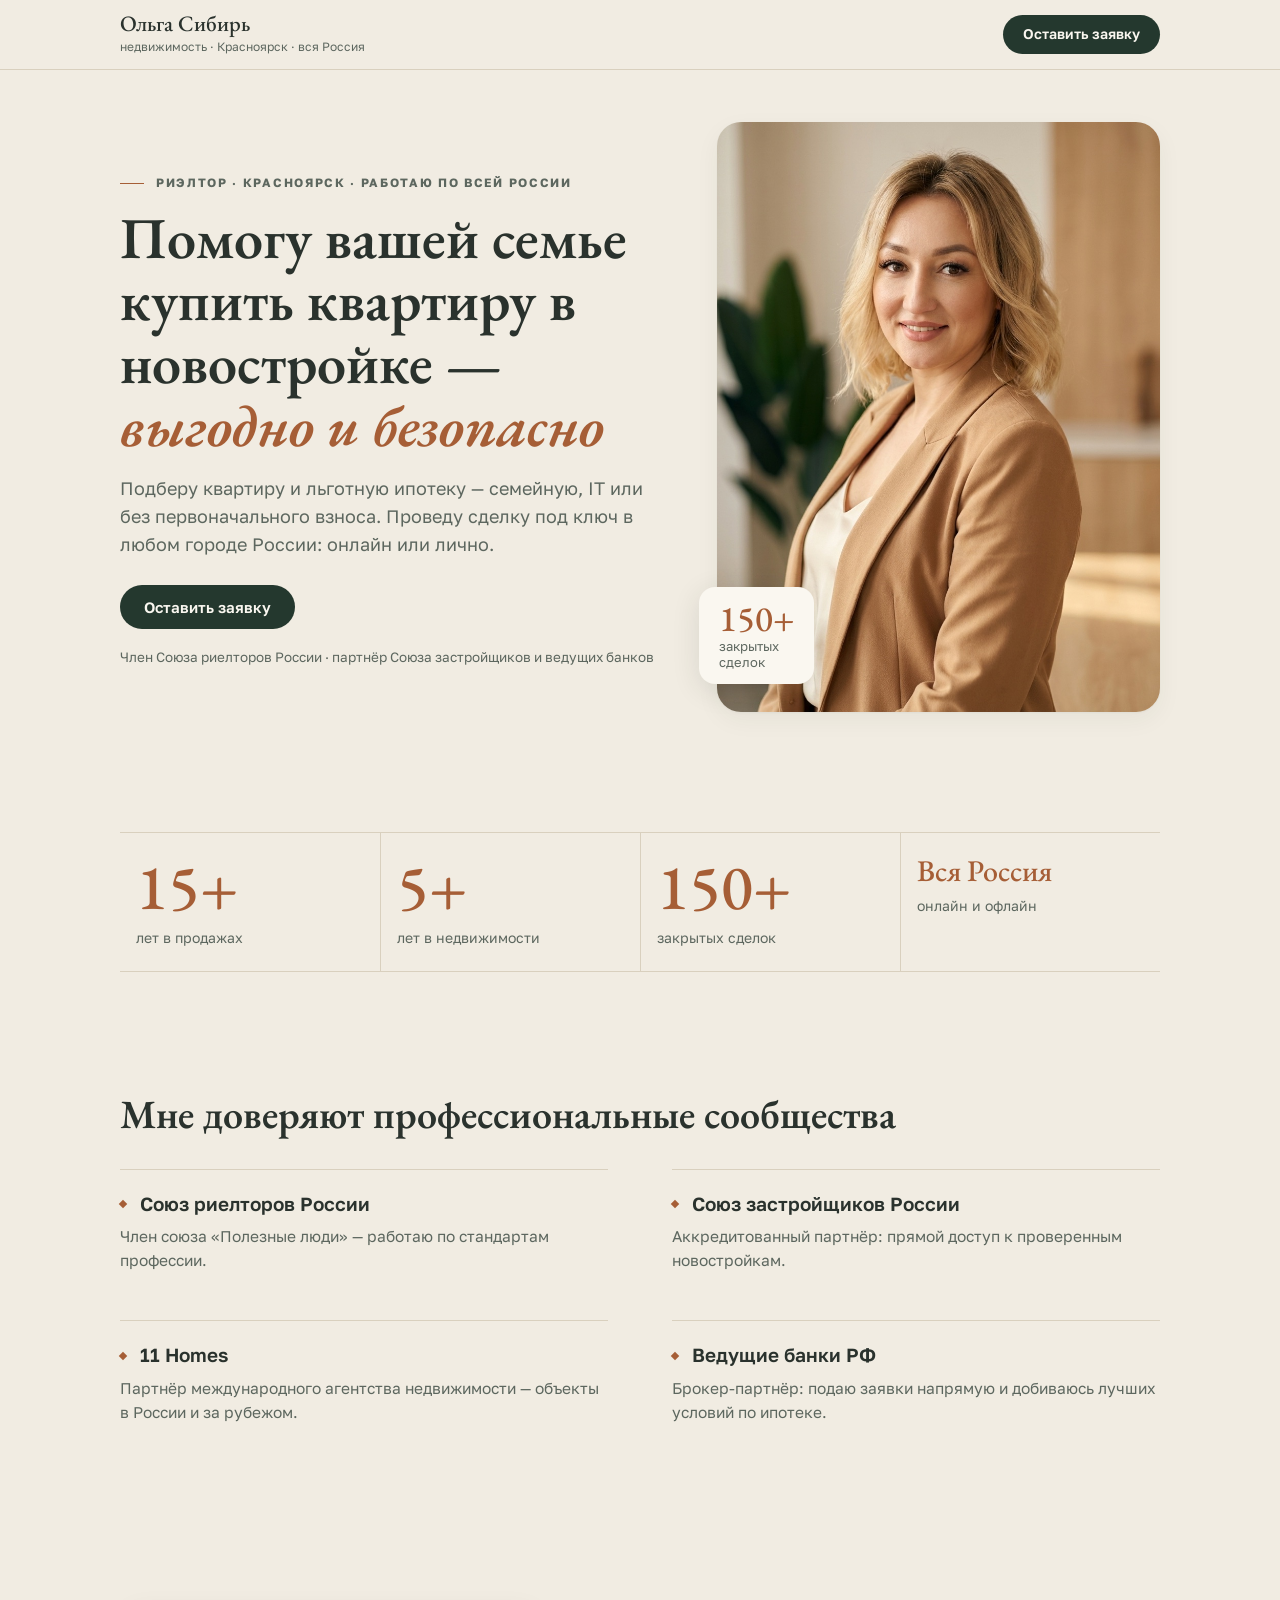
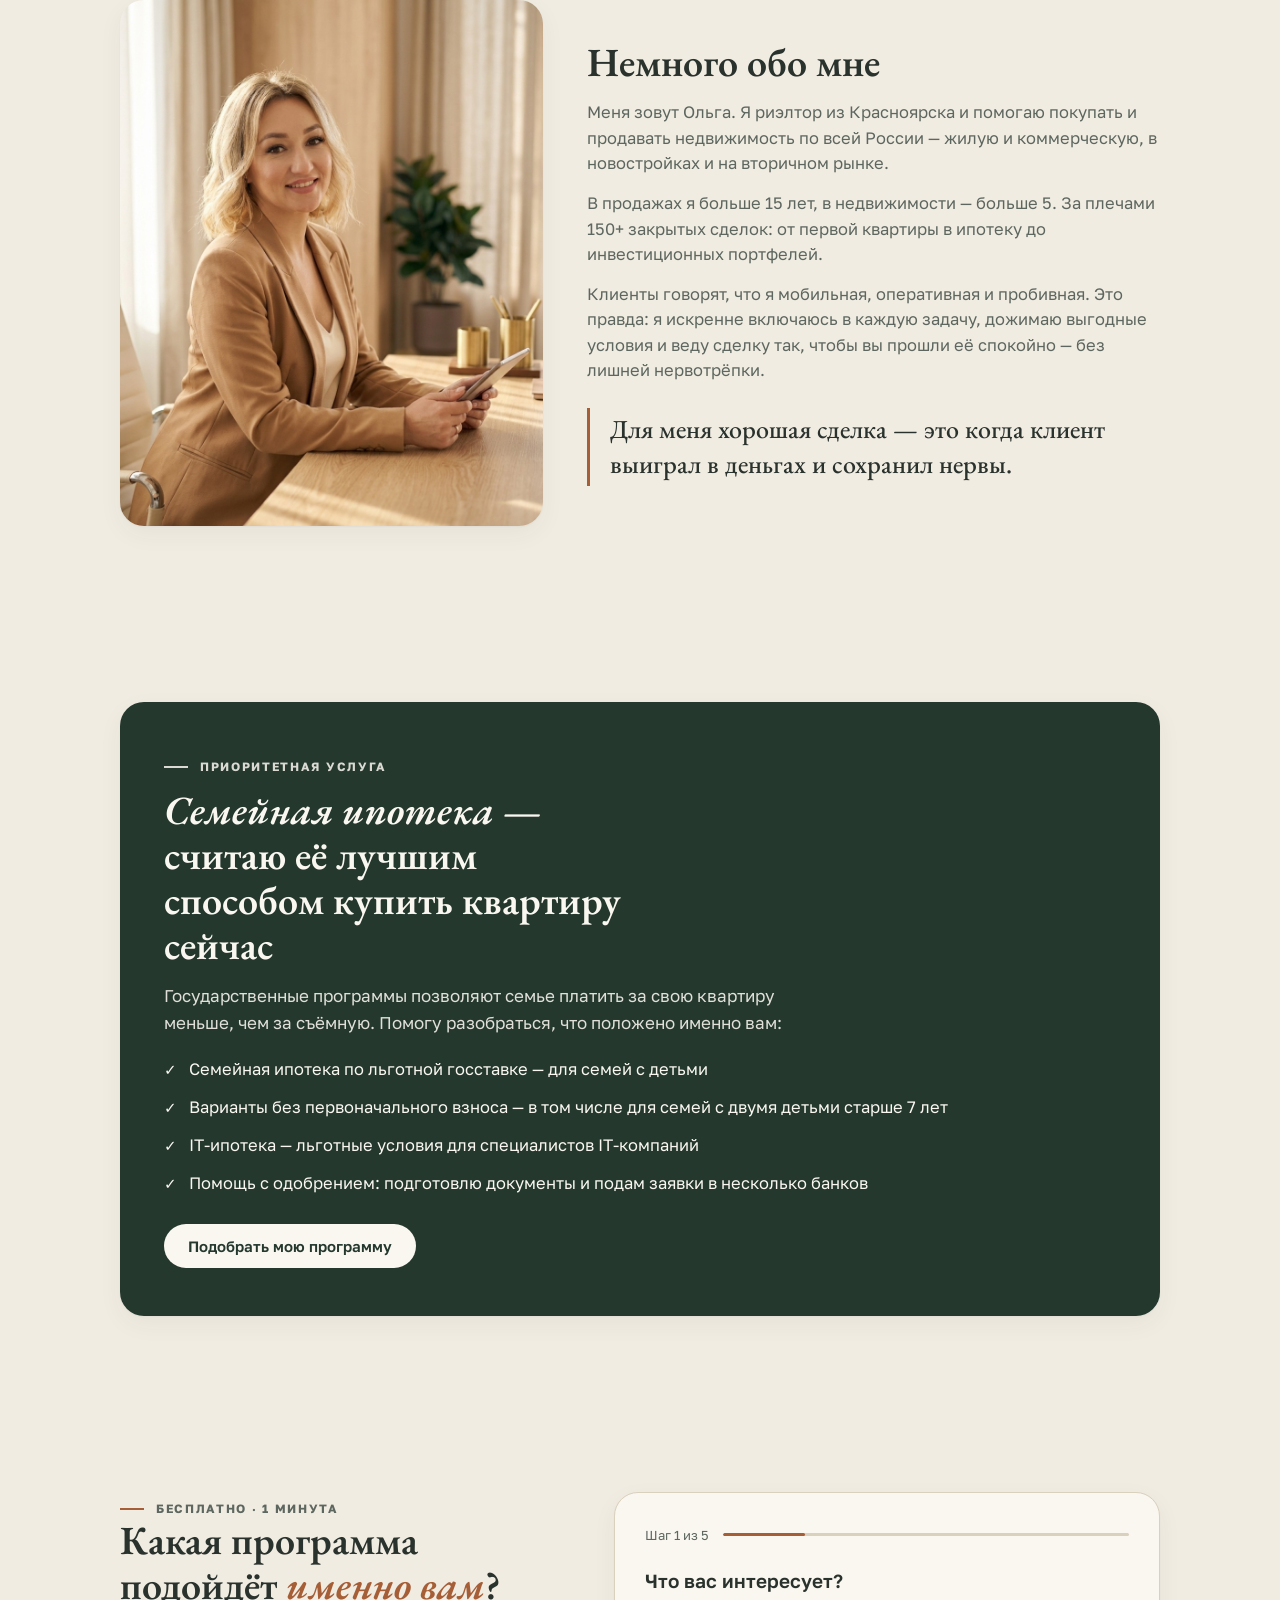
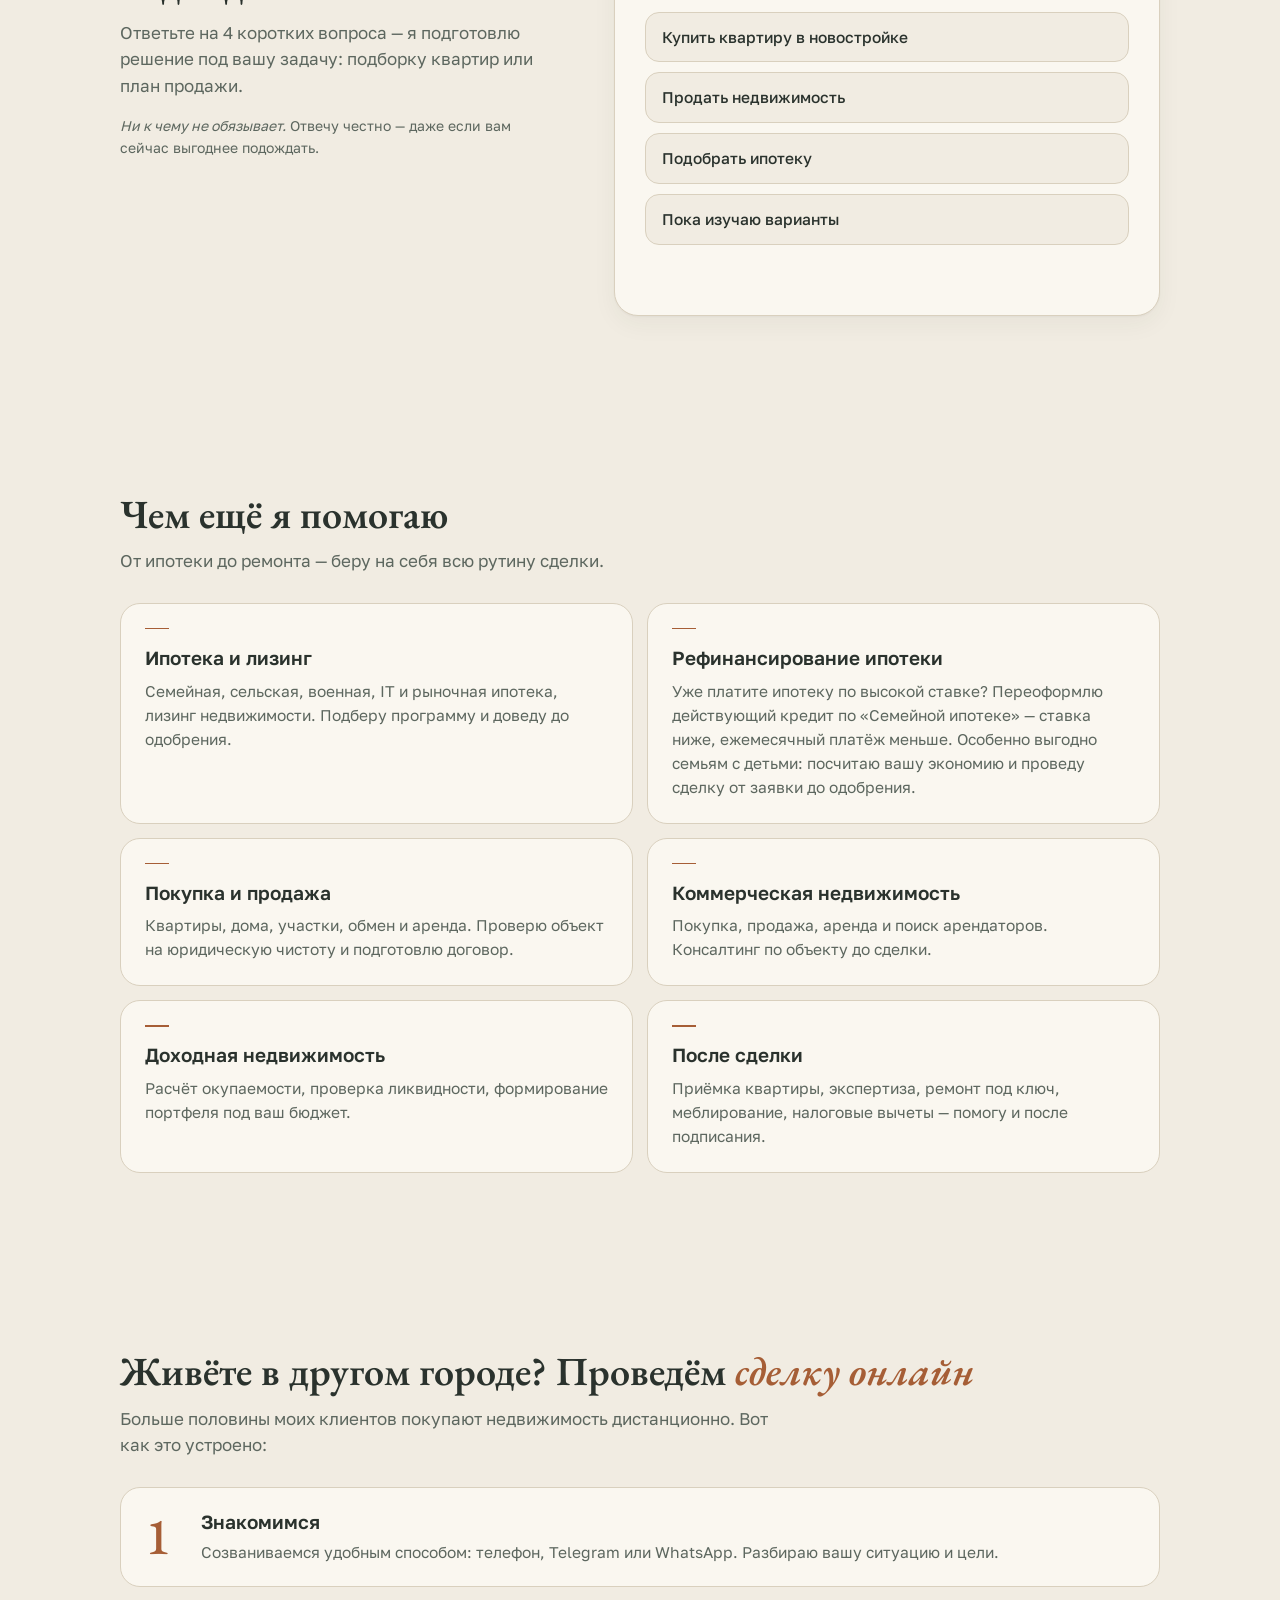
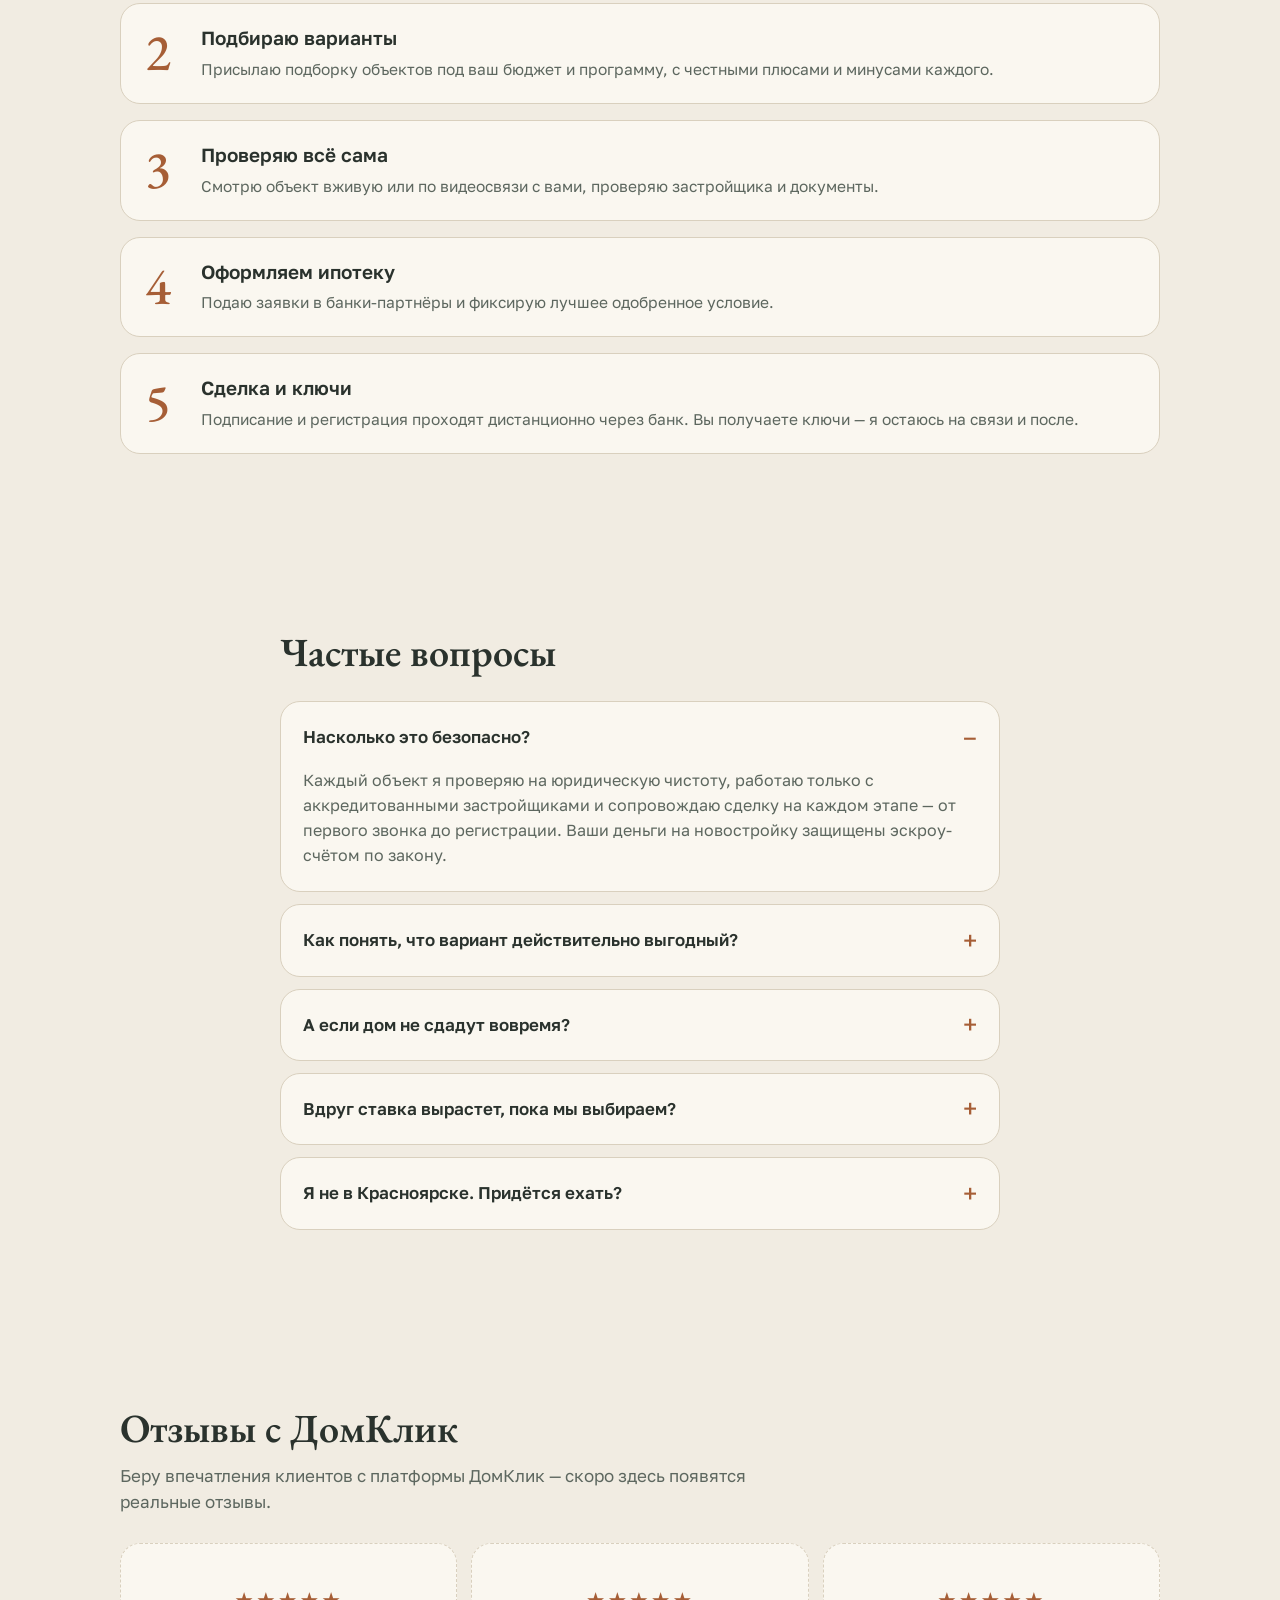
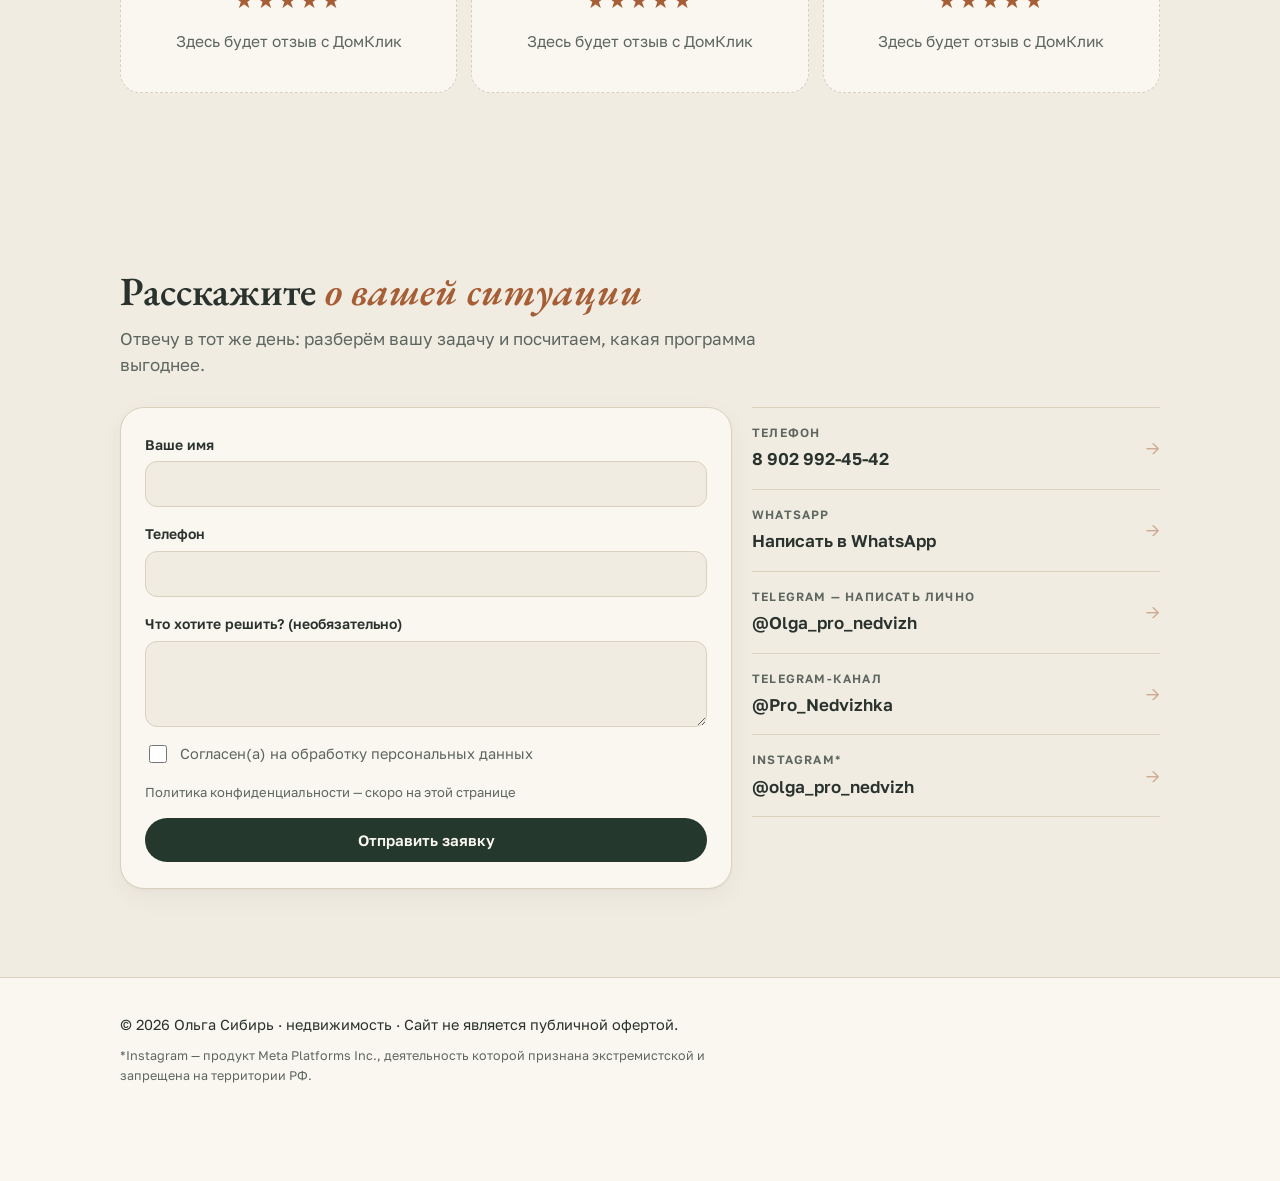
<file: olga/site/index.html>
<!DOCTYPE html>
<html lang="ru">
<head>
  <meta charset="UTF-8">
  <meta name="viewport" content="width=device-width, initial-scale=1">
  <meta name="robots" content="noindex">
  <title>Ольга Сибирь — риэлтор · новостройки и семейная ипотека · Красноярск и вся Россия</title>
  <meta name="description" content="Помогу купить квартиру в новостройке и оформить льготную ипотеку — семейную, IT, без первоначального взноса. Сопровождаю сделки по всей России, онлайн и лично. 150+ закрытых сделок.">
  <link rel="preconnect" href="https://fonts.googleapis.com">
  <link rel="preconnect" href="https://fonts.gstatic.com" crossorigin>
  <link href="https://fonts.googleapis.com/css2?family=EB+Garamond:ital,wght@0,500;0,600;1,500;1,600&family=Golos+Text:wght@400;500;600;700&family=Tenor+Sans&family=Manrope:wght@400;600;700&display=swap" rel="stylesheet">
  <link rel="stylesheet" href="styles.css">
</head>
<body>

  <!-- Шапка -->
  <header class="site-header">
    <div class="container header-inner">
      <a class="brand" href="#top">
        <span class="brand-name">Ольга Сибирь</span>
        <span class="brand-sub">недвижимость · Красноярск · вся Россия</span>
      </a>
      <a class="btn btn-primary btn-header" href="#contact">Оставить заявку</a>
    </div>
  </header>

  <main id="top">

    <!-- Hero -->
    <section class="section hero-section">
      <div class="container hero">
        <div class="hero-content reveal">
          <p class="eyebrow">Риэлтор · Красноярск · работаю по всей России</p>
          <h1>Помогу вашей семье купить квартиру в новостройке — <span class="em">выгодно и безопасно</span></h1>
          <p class="lead">Подберу квартиру и льготную ипотеку — семейную, IT или без первоначального взноса. Проведу сделку под ключ в любом городе России: онлайн или лично.</p>
          <div class="actions">
            <a class="btn btn-primary" href="#contact">Оставить заявку</a>
          </div>
          <p class="trust">Член Союза риелторов России · партнёр Союза застройщиков и ведущих банков</p>
        </div>
        <div class="hero-media reveal">
          <img src="images/olga-hero.jpg" alt="Ольга Сибирь" loading="eager" width="900" height="1200">
          <div class="hero-badge">
            <span class="hero-badge-num">150+</span>
            <span class="hero-badge-label">закрытых<br>сделок</span>
          </div>
        </div>
      </div>
    </section>

    <!-- Полоса цифр -->
    <section class="section stats-section">
      <div class="container">
        <div class="stats reveal">
          <div class="stat">
            <span class="stat-num">15+</span>
            <span class="stat-desc">лет в продажах</span>
          </div>
          <div class="stat">
            <span class="stat-num">5+</span>
            <span class="stat-desc">лет в недвижимости</span>
          </div>
          <div class="stat">
            <span class="stat-num">150+</span>
            <span class="stat-desc">закрытых сделок</span>
          </div>
          <div class="stat">
            <span class="stat-num stat-num-wide">Вся Россия</span>
            <span class="stat-desc">онлайн и офлайн</span>
          </div>
        </div>
      </div>
    </section>

    <!-- Регалии -->
    <section class="section">
      <div class="container">
        <h2 class="reveal">Мне доверяют профессиональные сообщества</h2>
        <div class="cards cards-4">
          <div class="card reveal">
            <h3>Союз риелторов России</h3>
            <p>Член союза «Полезные люди» — работаю по стандартам профессии.</p>
          </div>
          <div class="card reveal">
            <h3>Союз застройщиков России</h3>
            <p>Аккредитованный партнёр: прямой доступ к проверенным новостройкам.</p>
          </div>
          <div class="card reveal">
            <h3>11 Homes</h3>
            <p>Партнёр международного агентства недвижимости — объекты в России и за рубежом.</p>
          </div>
          <div class="card reveal">
            <h3>Ведущие банки РФ</h3>
            <p>Брокер-партнёр: подаю заявки напрямую и добиваюсь лучших условий по ипотеке.</p>
          </div>
        </div>
      </div>
    </section>

    <!-- Обо мне -->
    <section class="section">
      <div class="container about">
        <div class="about-media reveal">
          <img src="images/olga-about.jpg" alt="Ольга Сибирь в офисе" loading="lazy" width="900" height="1200">
        </div>
        <div class="about-content reveal">
          <h2>Немного обо мне</h2>
          <p>Меня зовут Ольга. Я риэлтор из Красноярска и помогаю покупать и продавать недвижимость по всей России — жилую и коммерческую, в новостройках и на вторичном рынке.</p>
          <p>В продажах я больше 15 лет, в недвижимости — больше 5. За плечами 150+ закрытых сделок: от первой квартиры в ипотеку до инвестиционных портфелей.</p>
          <p>Клиенты говорят, что я мобильная, оперативная и пробивная. Это правда: я искренне включаюсь в каждую задачу, дожимаю выгодные условия и веду сделку так, чтобы вы прошли её спокойно — без лишней нервотрёпки.</p>
          <blockquote class="quote">Для меня хорошая сделка — это когда клиент выиграл в деньгах и сохранил нервы.</blockquote>
        </div>
      </div>
    </section>

    <!-- Семейная ипотека -->
    <section class="section">
      <div class="container">
        <div class="mortgage reveal">
          <p class="eyebrow eyebrow-mortgage">Приоритетная услуга</p>
          <h2><span class="em">Семейная ипотека</span> — считаю её лучшим способом купить квартиру сейчас</h2>
          <p class="mortgage-sub">Государственные программы позволяют семье платить за свою квартиру меньше, чем за съёмную. Помогу разобраться, что положено именно вам:</p>
          <ul class="mortgage-list">
            <li><span class="check" aria-hidden="true">✓</span>Семейная ипотека по льготной госставке — для семей с детьми</li>
            <li><span class="check" aria-hidden="true">✓</span>Варианты без первоначального взноса — в том числе для семей с двумя детьми старше 7 лет</li>
            <li><span class="check" aria-hidden="true">✓</span>IT-ипотека — льготные условия для специалистов IT-компаний</li>
            <li><span class="check" aria-hidden="true">✓</span>Помощь с одобрением: подготовлю документы и подам заявки в несколько банков</li>
          </ul>
          <a class="btn btn-mortgage" href="#quiz">Подобрать мою программу</a>
        </div>
      </div>
    </section>

    <!-- Квиз-подбор -->
    <section class="section quiz-section" id="quiz">
      <div class="container quiz-grid">
        <div class="quiz-intro reveal">
          <p class="eyebrow">Бесплатно · 1 минута</p>
          <h2>Какая программа подойдёт <span class="em">именно вам</span>?</h2>
          <p class="section-sub">Ответьте на 4 коротких вопроса — я подготовлю решение под вашу задачу: подборку квартир или план продажи.</p>
          <p class="quiz-note"><em>Ни к чему не обязывает.</em> Отвечу честно — даже если вам сейчас выгоднее подождать.</p>
        </div>

        <div class="quiz-box reveal">
          <div class="quiz-meta">
            <span class="quiz-stepnum" id="quizStepNum">Шаг 1 из 5</span>
            <div class="quiz-progress"><div class="quiz-bar" id="quizBar"></div></div>
          </div>

          <div class="quiz-step is-active" data-step="goal" data-question="Цель">
            <h3 class="quiz-q">Что вас интересует?</h3>
            <div class="quiz-options">
              <button type="button" class="quiz-opt" data-goto="program" data-value="Купить квартиру в новостройке">Купить квартиру в новостройке</button>
              <button type="button" class="quiz-opt" data-goto="sell" data-value="Продать недвижимость">Продать недвижимость</button>
              <button type="button" class="quiz-opt" data-goto="program" data-value="Подобрать ипотеку">Подобрать ипотеку</button>
              <button type="button" class="quiz-opt" data-goto="program" data-value="Пока изучаю варианты">Пока изучаю варианты</button>
            </div>
          </div>

          <div class="quiz-step" data-step="program" data-question="Программа" data-next="city-buy">
            <h3 class="quiz-q">Какая ипотечная программа вам ближе?</h3>
            <div class="quiz-options">
              <button type="button" class="quiz-opt" data-value="Семейная ипотека">Семейная ипотека</button>
              <button type="button" class="quiz-opt" data-value="IT-ипотека">IT-ипотека</button>
              <button type="button" class="quiz-opt" data-value="Без первоначального взноса">Без первоначального взноса</button>
              <button type="button" class="quiz-opt" data-value="Пока не знаю — нужна консультация">Пока не знаю — нужна консультация</button>
            </div>
            <button type="button" class="quiz-back" data-back>← Назад</button>
          </div>

          <div class="quiz-step" data-step="sell" data-question="Объект" data-next="city-sell">
            <h3 class="quiz-q">Что вы продаёте?</h3>
            <div class="quiz-options">
              <button type="button" class="quiz-opt" data-value="Квартиру">Квартиру</button>
              <button type="button" class="quiz-opt" data-value="Дом или участок">Дом или участок</button>
              <button type="button" class="quiz-opt" data-value="Коммерческую недвижимость">Коммерческую недвижимость</button>
            </div>
            <button type="button" class="quiz-back" data-back>← Назад</button>
          </div>

          <div class="quiz-step" data-step="city-buy" data-question="Город" data-next="term">
            <h3 class="quiz-q">Где планируете покупку?</h3>
            <div class="quiz-options">
              <button type="button" class="quiz-opt" data-value="В Красноярске">В Красноярске</button>
              <button type="button" class="quiz-opt" data-value="В другом городе России">В другом городе России</button>
              <button type="button" class="quiz-opt" data-value="Ещё выбираю город">Ещё выбираю город</button>
            </div>
            <button type="button" class="quiz-back" data-back>← Назад</button>
          </div>

          <div class="quiz-step" data-step="city-sell" data-question="Город" data-next="term">
            <h3 class="quiz-q">Где находится объект?</h3>
            <div class="quiz-options">
              <button type="button" class="quiz-opt" data-value="В Красноярске">В Красноярске</button>
              <button type="button" class="quiz-opt" data-value="В другом городе России">В другом городе России</button>
            </div>
            <button type="button" class="quiz-back" data-back>← Назад</button>
          </div>

          <div class="quiz-step" data-step="term" data-question="Срок" data-next="form">
            <h3 class="quiz-q">Когда планируете?</h3>
            <div class="quiz-options">
              <button type="button" class="quiz-opt" data-value="Как можно скорее">Как можно скорее</button>
              <button type="button" class="quiz-opt" data-value="В ближайшие 1–3 месяца">В ближайшие 1–3 месяца</button>
              <button type="button" class="quiz-opt" data-value="Просто прицениваюсь">Просто прицениваюсь</button>
            </div>
            <button type="button" class="quiz-back" data-back>← Назад</button>
          </div>

          <div class="quiz-step" data-step="form">
            <h3 class="quiz-q" id="quizFormTitle">Куда прислать подборку?</h3>
            <form class="quiz-form" id="quizForm" novalidate>
              <div class="field">
                <label for="quiz-name">Ваше имя</label>
                <input type="text" id="quiz-name" name="name" required autocomplete="name">
              </div>
              <div class="field">
                <label for="quiz-phone">Телефон</label>
                <input type="tel" id="quiz-phone" name="phone" required autocomplete="tel">
              </div>
              <label class="checkbox">
                <input type="checkbox" id="quiz-consent" name="consent" required>
                <span>Согласен(а) на обработку персональных данных</span>
              </label>
              <p class="policy-note">Политика конфиденциальности — скоро на этой странице</p>
              <button type="submit" class="btn btn-primary btn-block" id="quizSubmit">Получить подборку от Ольги</button>
            </form>
            <button type="button" class="quiz-back" data-back>← Назад</button>
          </div>

          <div class="quiz-done" id="quizDone">
            <div class="quiz-done-icon" aria-hidden="true">✓</div>
            <h3>Спасибо! Заявка принята</h3>
            <p id="quizDoneText">Я свяжусь с вами в ближайшее время — пришлю подборку и расчёт по вашей программе.</p>
          </div>
        </div>
      </div>
    </section>

    <!-- Услуги -->
    <section class="section">
      <div class="container">
        <h2 class="reveal">Чем ещё я помогаю</h2>
        <p class="section-sub reveal">От ипотеки до ремонта — беру на себя всю рутину сделки.</p>
        <div class="cards cards-services">
          <div class="card reveal">
            <h3>Ипотека и лизинг</h3>
            <p>Семейная, сельская, военная, IT и рыночная ипотека, лизинг недвижимости. Подберу программу и доведу до одобрения.</p>
          </div>
          <div class="card reveal">
            <h3>Рефинансирование ипотеки</h3>
            <p>Уже платите ипотеку по высокой ставке? Переоформлю действующий кредит по «Семейной ипотеке» — ставка ниже, ежемесячный платёж меньше. Особенно выгодно семьям с детьми: посчитаю вашу экономию и проведу сделку от заявки до одобрения.</p>
          </div>
          <div class="card reveal">
            <h3>Покупка и продажа</h3>
            <p>Квартиры, дома, участки, обмен и аренда. Проверю объект на юридическую чистоту и подготовлю договор.</p>
          </div>
          <div class="card reveal">
            <h3>Коммерческая недвижимость</h3>
            <p>Покупка, продажа, аренда и поиск арендаторов. Консалтинг по объекту до сделки.</p>
          </div>
          <div class="card reveal">
            <h3>Доходная недвижимость</h3>
            <p>Расчёт окупаемости, проверка ликвидности, формирование портфеля под ваш бюджет.</p>
          </div>
          <div class="card reveal">
            <h3>После сделки</h3>
            <p>Приёмка квартиры, экспертиза, ремонт под ключ, меблирование, налоговые вычеты — помогу и после подписания.</p>
          </div>
        </div>
      </div>
    </section>

    <!-- Онлайн-сделка по шагам -->
    <section class="section">
      <div class="container">
        <h2 class="reveal">Живёте в другом городе? Проведём <span class="em">сделку онлайн</span></h2>
        <p class="section-sub reveal">Больше половины моих клиентов покупают недвижимость дистанционно. Вот как это устроено:</p>
        <ol class="steps">
          <li class="step reveal">
            <span class="step-num">1</span>
            <div class="step-body">
              <h3>Знакомимся</h3>
              <p>Созваниваемся удобным способом: телефон, Telegram или WhatsApp. Разбираю вашу ситуацию и цели.</p>
            </div>
          </li>
          <li class="step reveal">
            <span class="step-num">2</span>
            <div class="step-body">
              <h3>Подбираю варианты</h3>
              <p>Присылаю подборку объектов под ваш бюджет и программу, с честными плюсами и минусами каждого.</p>
            </div>
          </li>
          <li class="step reveal">
            <span class="step-num">3</span>
            <div class="step-body">
              <h3>Проверяю всё сама</h3>
              <p>Смотрю объект вживую или по видеосвязи с вами, проверяю застройщика и документы.</p>
            </div>
          </li>
          <li class="step reveal">
            <span class="step-num">4</span>
            <div class="step-body">
              <h3>Оформляем ипотеку</h3>
              <p>Подаю заявки в банки-партнёры и фиксирую лучшее одобренное условие.</p>
            </div>
          </li>
          <li class="step reveal">
            <span class="step-num">5</span>
            <div class="step-body">
              <h3>Сделка и ключи</h3>
              <p>Подписание и регистрация проходят дистанционно через банк. Вы получаете ключи — я остаюсь на связи и после.</p>
            </div>
          </li>
        </ol>
      </div>
    </section>

    <!-- FAQ -->
    <section class="section">
      <div class="container container-narrow">
        <h2 class="reveal">Частые вопросы</h2>
        <div class="faq">
          <details class="faq-item reveal" open>
            <summary>Насколько это безопасно?</summary>
            <div class="faq-answer">
              <p>Каждый объект я проверяю на юридическую чистоту, работаю только с аккредитованными застройщиками и сопровождаю сделку на каждом этапе — от первого звонка до регистрации. Ваши деньги на новостройку защищены эскроу-счётом по закону.</p>
            </div>
          </details>
          <details class="faq-item reveal">
            <summary>Как понять, что вариант действительно выгодный?</summary>
            <div class="faq-answer">
              <p>Я сравниваю за вас застройщиков, реальные цены, скидки и условия банков. Как партнёр Союза застройщиков я вижу рынок изнутри и говорю прямо, где переплата, а где выгода.</p>
            </div>
          </details>
          <details class="faq-item reveal">
            <summary>А если дом не сдадут вовремя?</summary>
            <div class="faq-answer">
              <p>Я подбираю застройщиков с надёжной историей сдачи домов и проектным финансированием. Деньги дольщика лежат на эскроу-счёте и переходят застройщику только после сдачи дома.</p>
            </div>
          </details>
          <details class="faq-item reveal">
            <summary>Вдруг ставка вырастет, пока мы выбираем?</summary>
            <div class="faq-answer">
              <p>Одобрение банка фиксирует ставку на несколько месяцев — мы успеваем спокойно выбрать квартиру. А ставки льготных программ установлены государством.</p>
            </div>
          </details>
          <details class="faq-item reveal">
            <summary>Я не в Красноярске. Придётся ехать?</summary>
            <div class="faq-answer">
              <p>Нет. Я работаю по всей России: показы по видеосвязи, электронная регистрация, дистанционное подписание через банк. Многие клиенты получали ключи, ни разу не приехав до новоселья.</p>
            </div>
          </details>
        </div>
      </div>
    </section>

    <!-- Отзывы -->
    <section class="section">
      <div class="container">
        <h2 class="reveal">Отзывы с ДомКлик</h2>
        <p class="section-sub reveal">Беру впечатления клиентов с платформы ДомКлик — скоро здесь появятся реальные отзывы.</p>
        <div class="cards cards-3">
          <div class="review reveal">
            <div class="review-stars" aria-hidden="true">★★★★★</div>
            <p>Здесь будет отзыв с ДомКлик</p>
          </div>
          <div class="review reveal">
            <div class="review-stars" aria-hidden="true">★★★★★</div>
            <p>Здесь будет отзыв с ДомКлик</p>
          </div>
          <div class="review reveal">
            <div class="review-stars" aria-hidden="true">★★★★★</div>
            <p>Здесь будет отзыв с ДомКлик</p>
          </div>
        </div>
      </div>
    </section>

    <!-- Заявка + контакты -->
    <section class="section" id="contact">
      <div class="container">
        <h2 class="reveal">Расскажите <span class="em">о вашей ситуации</span></h2>
        <p class="section-sub reveal">Отвечу в тот же день: разберём вашу задачу и посчитаем, какая программа выгоднее.</p>
        <div class="contact">
          <div class="contact-form-wrap reveal">
            <form class="contact-form" id="lead-form" novalidate>
              <div class="field">
                <label for="name">Ваше имя</label>
                <input type="text" id="name" name="name" required autocomplete="name">
              </div>
              <div class="field">
                <label for="phone">Телефон</label>
                <input type="tel" id="phone" name="phone" required autocomplete="tel">
              </div>
              <div class="field">
                <label for="message">Что хотите решить? (необязательно)</label>
                <textarea id="message" name="message" rows="3"></textarea>
              </div>
              <label class="checkbox">
                <input type="checkbox" id="consent" name="consent" required>
                <span>Согласен(а) на обработку персональных данных</span>
              </label>
              <p class="policy-note">Политика конфиденциальности — скоро на этой странице</p>
              <button type="submit" class="btn btn-primary btn-block">Отправить заявку</button>
            </form>
          </div>
          <div class="contacts reveal">
            <a class="contact-link" href="tel:+79029924542">
              <span class="contact-text">
                <span class="contact-label">Телефон</span>
                <span class="contact-value">8 902 992-45-42</span>
              </span>
              <span class="contact-arrow" aria-hidden="true">→</span>
            </a>
            <a class="contact-link" href="https://wa.me/79029924542" target="_blank" rel="noopener">
              <span class="contact-text">
                <span class="contact-label">WhatsApp</span>
                <span class="contact-value">Написать в WhatsApp</span>
              </span>
              <span class="contact-arrow" aria-hidden="true">→</span>
            </a>
            <a class="contact-link" href="https://t.me/Olga_pro_nedvizh" target="_blank" rel="noopener">
              <span class="contact-text">
                <span class="contact-label">Telegram — написать лично</span>
                <span class="contact-value">@Olga_pro_nedvizh</span>
              </span>
              <span class="contact-arrow" aria-hidden="true">→</span>
            </a>
            <a class="contact-link" href="https://t.me/Pro_Nedvizhka" target="_blank" rel="noopener">
              <span class="contact-text">
                <span class="contact-label">Telegram-канал</span>
                <span class="contact-value">@Pro_Nedvizhka</span>
              </span>
              <span class="contact-arrow" aria-hidden="true">→</span>
            </a>
            <a class="contact-link" href="https://instagram.com/olga_pro_nedvizh" target="_blank" rel="noopener">
              <span class="contact-text">
                <span class="contact-label">Instagram*</span>
                <span class="contact-value">@olga_pro_nedvizh</span>
              </span>
              <span class="contact-arrow" aria-hidden="true">→</span>
            </a>
          </div>
        </div>
      </div>
    </section>

  </main>

  <!-- Футер -->
  <footer class="site-footer">
    <div class="container">
      <p class="footer-line">© 2026 Ольга Сибирь · недвижимость · Сайт не является публичной офертой.</p>
      <p class="footer-fine">*Instagram — продукт Meta Platforms Inc., деятельность которой признана экстремистской и запрещена на территории РФ.</p>
    </div>
  </footer>

  <script src="script.js"></script>
</body>
</html>
</file>
<file: olga/site/styles.css>
/* ============================================================
   Ольга Сибирь — лендинг. Одна вёрстка, две темы.
   Тема A «Лён и ель» — :root (базовая).
   Тема B «Вечерний город» — html[data-theme="evening"].
   Все hex — из spec.md §5, не менять.
   ============================================================ */

:root {
  /* Палитра — тема A «Лён и ель» */
  --bg: #F1ECE2;
  --surface: #FAF7F0;
  --text: #2A322D;
  --muted: #5D675F;
  --accent: #24382E;
  --accent-text: #FAF7F0;
  --line: #D9D0BE;
  --accent-2: #A65E36;

  /* Шрифты */
  --font-display: 'EB Garamond', Georgia, serif;
  --font-body: 'Golos Text', system-ui, -apple-system, 'Segoe UI', sans-serif;
  --display-weight: 500;
  --display-weight-strong: 600;
  --display-ls: 0;

  /* Размеры заголовков (тема A) */
  --size-h1: clamp(34px, 5.2vw, 58px);
  --size-h2: clamp(26px, 3.6vw, 40px);
  --size-num: clamp(34px, 9vw, 52px);
  --size-stat: clamp(40px, 5vw, 64px);

  /* Радиусы */
  --r-pill: 999px;
  --r-card: 20px;
  --r-block: 24px;

  /* Тени (только светлая тема) */
  --shadow-card: 0 1px 2px rgba(42, 50, 45, .04), 0 8px 24px rgba(42, 50, 45, .05);
  --shadow-float: 0 6px 28px rgba(42, 50, 45, .12);
}

html[data-theme="evening"] {
  /* Палитра — тема B «Вечерний город» */
  --bg: #1B2431;
  --surface: #242F3F;
  --text: #F1ECE1;
  --muted: #A9B2BF;
  --accent: #E2B36B;
  --accent-text: #241B0F;
  --line: #344051;
  --accent-2: #E2B36B;

  /* Шрифты (Tenor Sans — только 400) */
  --font-display: 'Tenor Sans', Georgia, serif;
  --font-body: 'Manrope', system-ui, -apple-system, 'Segoe UI', sans-serif;
  --display-weight: 400;
  --display-weight-strong: 400;
  --display-ls: 0.01em;

  /* Заголовки чуть меньше — у Tenor Sans крупная визуальная масса, курсива нет */
  --size-h1: clamp(30px, 4.6vw, 50px);
  --size-h2: clamp(24px, 3.4vw, 36px);
  --size-num: clamp(32px, 8.4vw, 48px);
  --size-stat: clamp(38px, 4.6vw, 58px);

  /* На тёмном тени не используем */
  --shadow-card: none;
  --shadow-float: 0 6px 28px rgba(0, 0, 0, .45);
}

/* ---------- Reset / базовое ---------- */
* { box-sizing: border-box; }
html, body { margin: 0; padding: 0; }
@media (prefers-reduced-motion: no-preference) {
  html { scroll-behavior: smooth; }
}

body {
  font-family: var(--font-body);
  background: var(--bg);
  color: var(--text);
  font-size: 16px;
  line-height: 1.55;
  -webkit-font-smoothing: antialiased;
  overflow-wrap: break-word;
}

@media (prefers-reduced-motion: no-preference) {
  body { transition: background-color .3s ease, color .3s ease; }
}

h1, h2, h3, p, ul, ol, blockquote, figure { margin: 0; }
ul, ol { padding: 0; list-style: none; }
img { display: block; max-width: 100%; height: auto; }
a { color: inherit; text-decoration: none; }

h1, h2 {
  font-family: var(--font-display);
  font-weight: var(--display-weight-strong);
  letter-spacing: var(--display-ls);
  line-height: 1.12;
  overflow-wrap: break-word;
}
h1 { font-size: var(--size-h1); line-height: 1.08; }
h2 { font-size: var(--size-h2); }

/* Выделенное слово в заголовке — рабочий акцент (медь / латунь) */
.em {
  font-family: var(--font-display);
  font-style: italic;
  color: var(--accent-2);
}
html[data-theme="evening"] .em {
  /* Tenor Sans курсива не имеет — акцент несёт цвет + лёгкая разрядка */
  font-style: normal;
  letter-spacing: 0.02em;
}

h3 {
  font-family: var(--font-body);
  font-weight: 600;
  font-size: 19px;
  line-height: 1.3;
}

/* ---------- Контейнеры и секции ---------- */
.container {
  max-width: 1080px;
  margin: 0 auto;
  padding: 0 20px;
}
.container-narrow { max-width: 760px; }

.section { padding: 56px 0; }
.section-sub {
  margin-top: 12px;
  color: var(--muted);
  font-size: 17px;
  max-width: 60ch;
}

.eyebrow {
  display: inline-flex;
  align-items: center;
  gap: 12px;
  font-size: 12px;
  font-weight: 700;
  letter-spacing: 0.14em;
  text-transform: uppercase;
  color: var(--muted);
}
.eyebrow::before {
  content: "";
  flex-shrink: 0;
  width: 24px;
  height: 1.5px;
  background: var(--accent-2);
}

/* ---------- Кнопки ---------- */
.btn {
  font-family: var(--font-body);
  font-weight: 600;
  font-size: 15px;
  border: none;
  border-radius: var(--r-pill);
  padding: 13px 24px;
  line-height: 1.2;
  display: inline-flex;
  align-items: center;
  justify-content: center;
  text-align: center;
  cursor: pointer;
}
.btn-primary { background: var(--accent); color: var(--accent-text); }
.btn-outline {
  background: transparent;
  color: var(--accent);
  box-shadow: inset 0 0 0 1.5px var(--accent);
}
.btn-header { padding: 11px 20px; font-size: 14px; }
.btn-block { width: 100%; }

.btn:focus-visible,
.contact-link:focus-visible,
.faq-item summary:focus-visible,
a:focus-visible,
input:focus-visible,
textarea:focus-visible {
  outline: 2px solid var(--accent);
  outline-offset: 2px;
}

@media (prefers-reduced-motion: no-preference) {
  .btn, .card, .contact-link, .review, .quiz-opt { transition: opacity .18s ease, transform .18s ease, box-shadow .18s ease, background-color .2s ease, color .2s ease, border-color .2s ease; }
  .btn:hover { opacity: .92; transform: translateY(-1px); }
  .btn:active { transform: translateY(1px); }
}

/* ---------- Шапка ---------- */
.site-header {
  position: sticky;
  top: 0;
  z-index: 40;
  background: var(--bg);
  border-bottom: 1px solid var(--line);
}
@supports (backdrop-filter: blur(10px)) {
  .site-header {
    background: color-mix(in srgb, var(--bg) 82%, transparent);
    backdrop-filter: blur(10px);
  }
}
.header-inner {
  display: flex;
  align-items: center;
  justify-content: space-between;
  gap: 16px;
  padding-top: 12px;
  padding-bottom: 12px;
}
.brand { display: flex; flex-direction: column; gap: 2px; }
.brand-name {
  font-family: var(--font-display);
  font-weight: var(--display-weight);
  letter-spacing: var(--display-ls);
  font-size: 22px;
  line-height: 1.1;
}
.brand-sub { font-size: 12px; color: var(--muted); }

/* ---------- Hero ---------- */
.hero-section { padding-top: 40px; }
.hero {
  display: grid;
  grid-template-columns: 1fr;
  gap: 28px;
}
.hero-content h1 { margin-top: 14px; }
.hero-content .lead {
  margin-top: 18px;
  font-size: 18px;
  color: var(--muted);
  max-width: 48ch;
}
.actions {
  display: flex;
  flex-wrap: wrap;
  align-items: center;
  gap: 12px 22px;
  margin-top: 26px;
}

.trust {
  margin-top: 18px;
  font-size: 13.5px;
  color: var(--muted);
}
/* Портрет с плашкой «150+» */
.hero-media {
  position: relative;
  order: -1; /* на мобильном фото над текстом */
}
.hero-media img {
  position: relative;
  z-index: 1;
  width: 100%;
  aspect-ratio: 3 / 4;
  max-height: 520px;
  object-fit: cover;
  object-position: center 20%;
  border-radius: var(--r-block);
  box-shadow: var(--shadow-card);
}
.hero-badge {
  position: absolute;
  z-index: 2;
  left: 12px;
  bottom: 16px;
  display: flex;
  flex-direction: column;
  gap: 2px;
  background: var(--surface);
  border-radius: 16px;
  padding: 12px 16px;
  box-shadow: var(--shadow-float);
}
html[data-theme="evening"] .hero-badge { border: 1px solid var(--line); }
.hero-badge-num {
  font-family: var(--font-display);
  font-weight: var(--display-weight);
  letter-spacing: var(--display-ls);
  font-size: 32px;
  line-height: 1;
  color: var(--accent-2);
}
.hero-badge-label {
  font-size: 12.5px;
  line-height: 1.2;
  color: var(--muted);
}

/* ---------- Полоса цифр — журнальный разворот ---------- */
.stats-section { padding: 24px 0; }
.stats {
  display: grid;
  grid-template-columns: repeat(2, 1fr);
  border-top: 1px solid var(--line);
  border-bottom: 1px solid var(--line);
}
.stats .stat {
  padding: 22px 16px;
}
/* Мобильная сетка 2×2: вертикаль между колонками, горизонталь между рядами */
.stats .stat:nth-child(2n) { border-left: 1px solid var(--line); }
.stats .stat:nth-child(n + 3) { border-top: 1px solid var(--line); }
.stat-num {
  display: block;
  font-family: var(--font-display);
  font-weight: var(--display-weight);
  letter-spacing: var(--display-ls);
  font-size: var(--size-stat);
  line-height: 1;
  color: var(--accent-2);
}
.stat-num-wide { font-size: clamp(20px, 3vw, 30px); line-height: 1.06; }
.stat-desc {
  display: block;
  margin-top: 8px;
  color: var(--muted);
  font-size: 14px;
}

/* ---------- Карточки (регалии / услуги) ---------- */
.cards {
  display: grid;
  grid-template-columns: 1fr;
  gap: 14px;
  margin-top: 28px;
}
.card {
  background: var(--surface);
  border: 1px solid var(--line);
  border-radius: var(--r-card);
  padding: 24px;
}
.card h3 { color: var(--text); }
.card p {
  margin-top: 8px;
  color: var(--muted);
  font-size: 15.5px;
}

/* Регалии — строгий список: тонкая линия, медный ромб, без плашек */
.cards-4 { gap: 28px; margin-top: 32px; }
.cards-4 .card {
  background: transparent;
  border: none;
  border-top: 1px solid var(--line);
  border-radius: 0;
  padding: 22px 0 0;
}
.cards-4 .card h3 {
  position: relative;
  padding-left: 20px;
}
.cards-4 .card h3::before {
  content: "";
  position: absolute;
  left: 0;
  top: 0.5em;
  width: 6px;
  height: 6px;
  background: var(--accent-2);
  transform: rotate(45deg);
}

/* Услуги — карточки surface, медное тире сверху, тень только на hover */
.cards-services .card h3 {
  position: relative;
  padding-top: 18px;
}
.cards-services .card h3::before {
  content: "";
  position: absolute;
  top: 0;
  left: 0;
  width: 24px;
  height: 1.5px;
  background: var(--accent-2);
}
@media (prefers-reduced-motion: no-preference) {
  .cards-services .card:hover { transform: translateY(-2px); box-shadow: var(--shadow-float); }
}

/* ---------- Обо мне ---------- */
.about {
  display: grid;
  grid-template-columns: 1fr;
  gap: 28px;
}
.about-media {
  border-radius: var(--r-block);
  overflow: hidden;
  box-shadow: var(--shadow-card);
}
.about-media img {
  width: 100%;
  max-height: 460px;
  object-fit: cover;
  object-position: center 25%;
}
.about-content h2 { margin-bottom: 16px; }
.about-content p {
  margin-top: 14px;
  color: var(--muted);
  font-size: 16.5px;
}
.about-content p:first-of-type { margin-top: 0; }
.quote {
  margin-top: 24px;
  padding: 4px 0 4px 20px;
  border-left: 3px solid var(--accent-2);
  font-family: var(--font-display);
  font-weight: var(--display-weight);
  letter-spacing: var(--display-ls);
  font-size: clamp(20px, 3.6vw, 26px);
  line-height: 1.35;
  color: var(--text);
}

/* ---------- Семейная ипотека (акцентная секция) ---------- */
.mortgage {
  background: var(--accent);
  color: var(--accent-text);
  border-radius: var(--r-block);
  padding: 36px 28px;
  box-shadow: var(--shadow-card);
}
html[data-theme="evening"] .mortgage {
  background: var(--surface);
  color: var(--text);
  border: 1px solid var(--accent);
}
.eyebrow-mortgage { color: var(--accent-text); opacity: .85; }
.eyebrow-mortgage::before { background: var(--accent-text); }
html[data-theme="evening"] .eyebrow-mortgage { color: var(--accent); opacity: 1; }
html[data-theme="evening"] .eyebrow-mortgage::before { background: var(--accent-2); }
.mortgage h2 { margin-top: 12px; max-width: 22ch; }
/* На ели медь не читается — выделение тон в тон, курсивом */
.mortgage .em { color: var(--accent-text); }
html[data-theme="evening"] .mortgage .em { color: var(--accent-2); }
.mortgage-sub {
  margin-top: 16px;
  font-size: 17px;
  max-width: 62ch;
  color: var(--accent-text);
  opacity: .88;
}
html[data-theme="evening"] .mortgage-sub { color: var(--muted); opacity: 1; }
.mortgage-list {
  margin-top: 22px;
  display: grid;
  gap: 14px;
}
.mortgage-list li {
  display: flex;
  align-items: flex-start;
  gap: 12px;
  font-size: 16.5px;
  line-height: 1.45;
}
.mortgage-list .check {
  flex-shrink: 0;
  font-weight: 700;
  font-size: 15px;
  color: var(--accent-text);
  line-height: 1.5;
}
html[data-theme="evening"] .mortgage-list .check { color: var(--accent); }
.btn-mortgage {
  margin-top: 28px;
  background: var(--accent-text);
  color: var(--accent);
}
html[data-theme="evening"] .btn-mortgage {
  background: var(--accent);
  color: var(--accent-text);
}

/* ---------- Шаги ---------- */
.steps {
  margin-top: 28px;
  display: grid;
  gap: 16px;
}
.step {
  display: flex;
  align-items: flex-start;
  gap: 20px;
  background: var(--surface);
  border: 1px solid var(--line);
  border-radius: var(--r-card);
  padding: 22px 24px;
}
.step-num {
  flex-shrink: 0;
  font-family: var(--font-display);
  font-weight: var(--display-weight);
  letter-spacing: var(--display-ls);
  font-size: var(--size-num);
  line-height: 1;
  color: var(--accent-2);
  min-width: 1.4ch;
}
.step-body h3 { color: var(--text); }
.step-body p {
  margin-top: 6px;
  color: var(--muted);
  font-size: 15.5px;
}

/* ---------- FAQ ---------- */
.faq {
  margin-top: 26px;
  display: grid;
  gap: 12px;
}
.faq-item {
  background: var(--surface);
  border: 1px solid var(--line);
  border-radius: var(--r-card);
  padding: 4px 22px;
}
.faq-item summary {
  list-style: none;
  cursor: pointer;
  display: flex;
  align-items: center;
  justify-content: space-between;
  gap: 16px;
  padding: 18px 0;
  font-weight: 600;
  font-size: 17px;
  color: var(--text);
}
.faq-item summary::-webkit-details-marker { display: none; }
.faq-item summary::after {
  content: "+";
  flex-shrink: 0;
  font-family: var(--font-body);
  font-weight: 400;
  font-size: 26px;
  line-height: 1;
  color: var(--accent-2);
}
.faq-item[open] summary::after { content: "–"; }
.faq-answer { padding: 0 0 20px; }
.faq-answer p { color: var(--muted); font-size: 16px; max-width: 66ch; }

/* ---------- Отзывы ---------- */
.review {
  background: var(--surface);
  border: 1px dashed var(--line);
  border-radius: var(--r-card);
  padding: 28px 24px;
  text-align: center;
  min-height: 150px;
  display: flex;
  flex-direction: column;
  align-items: center;
  justify-content: center;
  gap: 12px;
}
.review-stars {
  font-size: 22px;
  letter-spacing: 2px;
  color: var(--accent-2);
}
.review p { color: var(--muted); font-size: 15.5px; }

/* ---------- Заявка + контакты ---------- */
.contact {
  margin-top: 28px;
  display: grid;
  grid-template-columns: 1fr;
  gap: 20px;
}
.contact-form {
  background: var(--surface);
  border: 1px solid var(--line);
  border-radius: var(--r-block);
  padding: 26px 24px;
  box-shadow: var(--shadow-card);
  display: grid;
  gap: 16px;
}
.field { display: grid; gap: 6px; }
.field label { font-size: 14px; font-weight: 600; color: var(--text); }
.field input,
.field textarea {
  font-family: var(--font-body);
  font-size: 16px;
  color: var(--text);
  background: var(--bg);
  border: 1px solid var(--line);
  border-radius: 12px;
  padding: 12px 14px;
  width: 100%;
}
.field input::placeholder,
.field textarea::placeholder { color: var(--muted); }
.field input:focus,
.field textarea:focus { border-color: var(--accent); outline: none; }
.field textarea { resize: vertical; min-height: 84px; }

.checkbox {
  display: flex;
  align-items: flex-start;
  gap: 10px;
  font-size: 14.5px;
  color: var(--muted);
  cursor: pointer;
}
.checkbox input {
  flex-shrink: 0;
  width: 18px;
  height: 18px;
  margin-top: 2px;
  accent-color: var(--accent);
}
.policy-note { font-size: 13px; color: var(--muted); }

.form-done {
  background: var(--surface);
  border: 1px solid var(--line);
  border-radius: var(--r-block);
  padding: 40px 28px;
  box-shadow: var(--shadow-card);
  text-align: center;
  font-family: var(--font-display);
  font-weight: var(--display-weight);
  letter-spacing: var(--display-ls);
  font-size: clamp(20px, 3.4vw, 26px);
  line-height: 1.35;
  color: var(--text);
}

/* Контакты — editorial-список: тонкие линии, без плашек */
.contacts { display: grid; gap: 0; align-content: start; }
.contact-link {
  display: flex;
  align-items: center;
  justify-content: space-between;
  gap: 16px;
  padding: 16px 0;
  border-top: 1px solid var(--line);
}
.contacts .contact-link:last-child { border-bottom: 1px solid var(--line); }
.contact-text { display: flex; flex-direction: column; gap: 4px; }
.contact-label {
  font-size: 12px;
  font-weight: 600;
  letter-spacing: 0.1em;
  text-transform: uppercase;
  color: var(--muted);
}
.contact-value {
  font-size: 17px;
  font-weight: 600;
  color: var(--text);
}
.contact-arrow {
  flex-shrink: 0;
  font-size: 18px;
  line-height: 1;
  color: var(--accent-2);
  opacity: .45;
}
@media (prefers-reduced-motion: no-preference) {
  .contact-value { transition: color .2s ease; }
  .contact-arrow { transition: opacity .2s ease, transform .2s ease; }
}
.contact-link:hover .contact-value { color: var(--accent-2); }
.contact-link:hover .contact-arrow { opacity: 1; }
@media (prefers-reduced-motion: no-preference) {
  .contact-link:hover .contact-arrow { transform: translateX(3px); }
}

/* ---------- Футер ---------- */
.site-footer {
  border-top: 1px solid var(--line);
  padding: 36px 0 96px;
  background: var(--surface);
}
.footer-line { font-size: 14.5px; color: var(--text); }
.footer-fine { margin-top: 10px; font-size: 12.5px; color: var(--muted); max-width: 80ch; }

/* ---------- Квиз-подбор ---------- */
.quiz-grid {
  display: grid;
  grid-template-columns: 1fr;
  gap: 28px;
  align-items: start;
}
.quiz-note {
  margin-top: 16px;
  font-size: 14px;
  color: var(--muted);
  max-width: 46ch;
}
.quiz-note em { font-style: italic; }

.quiz-box {
  background: var(--surface);
  border: 1px solid var(--line);
  border-radius: var(--r-block);
  padding: 26px 24px;
  box-shadow: var(--shadow-card);
  min-height: 424px;
}

.quiz-meta {
  display: flex;
  align-items: center;
  gap: 14px;
  margin-bottom: 24px;
}
.quiz-stepnum { flex-shrink: 0; font-size: 13px; color: var(--muted); }
.quiz-progress {
  flex: 1;
  height: 3px;
  background: var(--line);
  border-radius: var(--r-pill);
  overflow: hidden;
}
.quiz-bar {
  height: 100%;
  width: 20%;
  background: var(--accent-2);
  border-radius: var(--r-pill);
}
@media (prefers-reduced-motion: no-preference) {
  .quiz-bar { transition: width .3s ease; }
}

.quiz-step { display: none; }
.quiz-step.is-active { display: block; }
@media (prefers-reduced-motion: no-preference) {
  .quiz-step.is-active { animation: quizFade .2s ease; }
}
@keyframes quizFade { from { opacity: 0; } to { opacity: 1; } }

.quiz-q { color: var(--text); }
.quiz-options {
  margin-top: 18px;
  display: grid;
  gap: 10px;
}
.quiz-opt {
  display: flex;
  align-items: center;
  justify-content: space-between;
  gap: 12px;
  width: 100%;
  text-align: left;
  font-family: var(--font-body);
  font-weight: 500;
  font-size: 15.5px;
  line-height: 1.35;
  color: var(--text);
  background: var(--bg);
  border: 1px solid var(--line);
  border-radius: 14px;
  padding: 14px 16px;
  cursor: pointer;
}
.quiz-opt::after {
  content: "";
  flex-shrink: 0;
  width: 6px;
  height: 6px;
  background: var(--accent-2);
  transform: rotate(45deg);
  opacity: 0;
}
.quiz-opt:hover { border-color: var(--accent-2); }
.quiz-opt.is-selected {
  border-color: var(--accent-2);
  border-width: 1.5px;
}
.quiz-opt.is-selected::after { opacity: 1; }

.quiz-back {
  margin-top: 18px;
  padding: 0;
  background: none;
  border: none;
  font-family: var(--font-body);
  font-weight: 600;
  font-size: 14px;
  color: var(--muted);
  cursor: pointer;
}
.quiz-back:hover { color: var(--text); }

.quiz-form {
  margin-top: 18px;
  display: grid;
  gap: 16px;
}

.quiz-done { display: none; text-align: center; padding: 12px 0; }
.quiz-done.is-active { display: block; }
.quiz-done-icon {
  width: 56px;
  height: 56px;
  margin: 8px auto 18px;
  display: flex;
  align-items: center;
  justify-content: center;
  border: 1.5px solid var(--accent-2);
  border-radius: var(--r-pill);
  color: var(--accent-2);
  font-size: 26px;
  line-height: 1;
}
.quiz-done h3 { color: var(--text); }
.quiz-done p {
  margin: 10px auto 0;
  max-width: 44ch;
  color: var(--muted);
  font-size: 15.5px;
}

/* ---------- Reveal-анимации ---------- */
@media (prefers-reduced-motion: no-preference) {
  .reveal { opacity: 0; transform: translateY(16px); transition: opacity .55s ease, transform .55s ease; }
  .reveal.is-visible { opacity: 1; transform: none; }
}

/* ============================================================
   ≥760px — сетки
   ============================================================ */
@media (min-width: 760px) {
  .section { padding: 88px 0; }
  .stats-section { padding: 32px 0; }
  .hero-section { padding-top: 52px; }

  .hero {
    grid-template-columns: 1.1fr 0.9fr;
    align-items: center;
    gap: 56px;
  }
  .hero-content { order: 1; }
  .hero-media { order: 2; }
  .hero-media img { max-height: 620px; }
  .hero-badge { left: -18px; bottom: 28px; padding: 14px 20px; }
  .hero-badge-num { font-size: 36px; }
  .hero-badge-label { font-size: 13px; }

  .stats { grid-template-columns: repeat(4, 1fr); }
  /* На desktop — 4 колонки в ряд, вертикали между всеми, без горизонталей */
  .stats .stat:nth-child(2n + 1) { border-left: 1px solid var(--line); }
  .stats .stat:nth-child(n + 3) { border-top: none; }
  .stats .stat:first-child { border-left: none; }

  .cards-4 { grid-template-columns: repeat(2, 1fr); gap: 44px 52px; }
  .cards-services { grid-template-columns: repeat(2, 1fr); }
  .cards-3 { grid-template-columns: repeat(3, 1fr); }

  .about {
    grid-template-columns: 0.85fr 1.15fr;
    align-items: center;
    gap: 44px;
  }
  .about-media { order: 1; }
  .about-content { order: 2; }
  .about-media img { max-height: 560px; }

  .mortgage { padding: 48px 44px; }

  .quiz-grid { grid-template-columns: 0.9fr 1.1fr; gap: 48px; }
  .quiz-box { padding: 32px 30px; }

  .contact { grid-template-columns: 1.2fr 0.8fr; align-items: start; }
}

@media (min-width: 1000px) {
  .cards-4 { gap: 48px 64px; }
}
</file>
